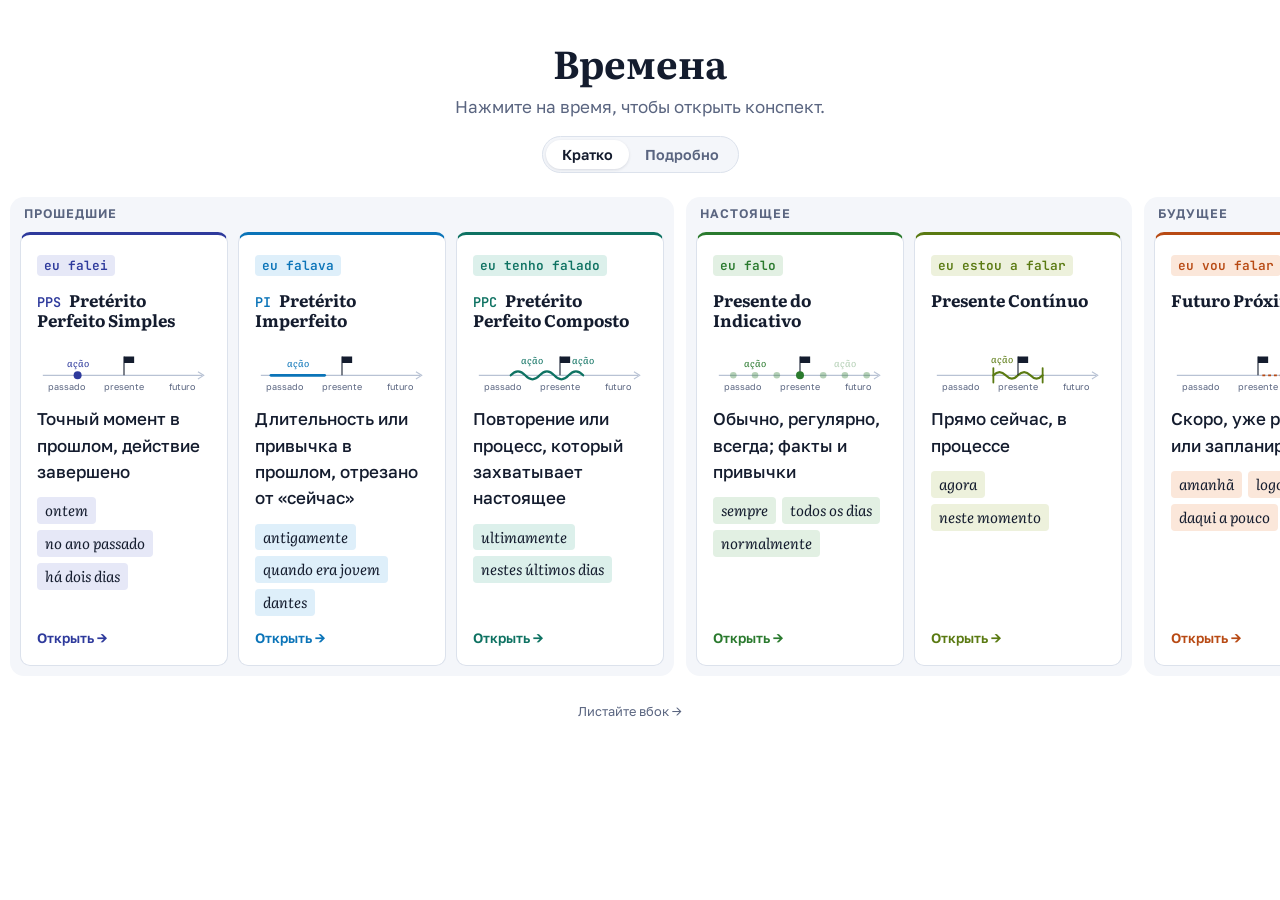
<file: index.html>
<!doctype html>
<html lang="ru">
<head>
<meta charset="utf-8">
<meta name="viewport" content="width=device-width, initial-scale=1, viewport-fit=cover">
<title>Времена глагола</title>
<link rel="preconnect" href="https://fonts.googleapis.com"><link rel="preconnect" href="https://fonts.gstatic.com" crossorigin><link rel="stylesheet" href="https://fonts.googleapis.com/css2?family=Golos+Text:wght@400;500;600;700&family=Literata:ital,opsz,wght@0,7..72,500..700;1,7..72,400..500&family=JetBrains+Mono:wght@500;600&display=swap">
<link rel="stylesheet" href="assets/style.css">
</head>
<body>
<header class="top">
  <h1>Времена</h1>
  <p class="lead">Нажмите на время, чтобы открыть конспект.</p>
  <div class="mode" role="group" aria-label="Подробность">
    <button type="button" class="mode-btn" data-mode="short" aria-pressed="true">Кратко</button>
    <button type="button" class="mode-btn" data-mode="full" aria-pressed="false">Подробно</button>
  </div>
  <p class="pron-note full-only">ele — это и ela, и você; eles — и elas, и vocês</p>
</header>
<main class="rail-wrap">
  <div class="rail" tabindex="0" aria-label="Карточки времён, листаются по горизонтали">
    <section class="group g-passado" aria-label="Прошедшие">
      <h2 class="group-title">Прошедшие</h2>
      <div class="group-cards">
      <a class="tense c-pps" href="pps/" aria-label="Pretérito Perfeito Simples: открыть конспект">
            <span><span class="abbr">eu falei</span></span>
            <h3><span class="abbr-name">PPS</span>Pretérito Perfeito Simples</h3>
            <svg class="timeline" viewBox="0 0 240 72" role="img" aria-label="Одна точка в прошлом, отдельно от настоящего">
              <line class="axis" x1="8" y1="46" x2="228" y2="46"/><path class="axis" d="M222 41 L230 46 L222 51"/>
              <line class="pole" x1="120" y1="20" x2="120" y2="46"/><path class="flag" d="M120 20 h14 v9 h-14z"/>
              <circle class="dot" cx="56" cy="46" r="5.5"/>
              <text class="act" x="56" y="34" text-anchor="middle">ação</text>
              <text class="lbl" x="40" y="66" text-anchor="middle">passado</text>
              <text class="lbl" x="120" y="66" text-anchor="middle">presente</text>
              <text class="lbl" x="200" y="66" text-anchor="middle">futuro</text>
            </svg>
              <div class="formation full-only"><p class="form-title">Окончания</p><table class="conj-mini"><thead><tr><th></th><th scope="col">-ar</th><th scope="col">-er</th><th scope="col">-ir</th></tr></thead><tbody><tr><th scope="row">eu</th><td>-ei</td><td>-i</td><td>-i</td></tr><tr><th scope="row">tu</th><td>-aste</td><td>-este</td><td>-iste</td></tr><tr><th scope="row">ele</th><td>-ou</td><td>-eu</td><td>-iu</td></tr><tr><th scope="row">nós</th><td>-ámos*</td><td>-emos</td><td>-imos</td></tr><tr><th scope="row">eles</th><td>-aram</td><td>-eram</td><td>-iram</td></tr></tbody></table><p class="form-note">* с ударением: <i>falámos</i> — «поговорили», <i>falamos</i> — «говорим»</p></div>
            <p class="meaning">Точный момент в прошлом, действие завершено</p>
            <div class="markers"><span class="marker">ontem</span><span class="marker">no ano passado</span><span class="marker">há dois dias</span></div>
        <span class="tense-go" aria-hidden="true">Открыть →</span>
      </a>
      <a class="tense c-pi" href="pi/" aria-label="Pretérito Imperfeito: открыть конспект">
            <span><span class="abbr">eu falava</span></span>
            <h3><span class="abbr-name">PI</span>Pretérito Imperfeito</h3>
            <svg class="timeline" viewBox="0 0 240 72" role="img" aria-label="Отрезок в прошлом, который не доходит до настоящего">
              <line class="axis" x1="8" y1="46" x2="228" y2="46"/><path class="axis" d="M222 41 L230 46 L222 51"/>
              <line class="pole" x1="120" y1="20" x2="120" y2="46"/><path class="flag" d="M120 20 h14 v9 h-14z"/>
              <line class="mark" x1="22" y1="46" x2="96" y2="46"/>
              <text class="act" x="59" y="34" text-anchor="middle">ação</text>
              <text class="lbl" x="40" y="66" text-anchor="middle">passado</text>
              <text class="lbl" x="120" y="66" text-anchor="middle">presente</text>
              <text class="lbl" x="200" y="66" text-anchor="middle">futuro</text>
            </svg>
              <div class="formation full-only"><p class="form-title">Окончания</p><table class="conj-mini"><thead><tr><th></th><th scope="col">-ar</th><th scope="col">-er / -ir</th></tr></thead><tbody><tr><th scope="row">eu</th><td>-ava</td><td>-ia</td></tr><tr><th scope="row">tu</th><td>-avas</td><td>-ias</td></tr><tr><th scope="row">ele</th><td>-ava</td><td>-ia</td></tr><tr><th scope="row">nós</th><td>-ávamos</td><td>-íamos</td></tr><tr><th scope="row">eles</th><td>-avam</td><td>-iam</td></tr></tbody></table></div>
            <p class="meaning">Длительность или привычка в прошлом, отрезано от «сейчас»</p>
            <div class="markers"><span class="marker">antigamente</span><span class="marker">quando era jovem</span><span class="marker">dantes</span></div>
        <span class="tense-go" aria-hidden="true">Открыть →</span>
      </a>
      <a class="tense c-ppc" href="ppc/" aria-label="Pretérito Perfeito Composto: открыть конспект">
            <span><span class="abbr">eu tenho falado</span></span>
            <h3><span class="abbr-name">PPC</span>Pretérito Perfeito Composto</h3>
            <svg class="timeline" viewBox="0 0 240 72" role="img" aria-label="Волна повторений из прошлого через настоящее">
              <line class="axis" x1="8" y1="46" x2="228" y2="46"/><path class="axis" d="M222 41 L230 46 L222 51"/>
              <line class="pole" x1="120" y1="20" x2="120" y2="46"/><path class="flag" d="M120 20 h14 v9 h-14z"/>
              <path class="mark" style="stroke-width:3" d="M52 46 q10 -11 20 0 t20 0 t20 0 t20 0 t20 0"/>
              <text class="act" x="82" y="30" text-anchor="middle">ação</text>
              <text class="act" x="152" y="30" text-anchor="middle">ação</text>
              <text class="lbl" x="40" y="66" text-anchor="middle">passado</text>
              <text class="lbl" x="120" y="66" text-anchor="middle">presente</text>
              <text class="lbl" x="200" y="66" text-anchor="middle">futuro</text>
            </svg>
              <div class="formation full-only"><p class="form-title">Как образуется</p><p class="formula"><b>ter</b> + причастие</p><table class="conj-mini aux"><tbody><tr><th scope="row">eu</th><td><b>tenho</b> falado</td></tr><tr><th scope="row">tu</th><td><b>tens</b> falado</td></tr><tr><th scope="row">ele</th><td><b>tem</b> falado</td></tr><tr><th scope="row">nós</th><td><b>temos</b> falado</td></tr><tr><th scope="row">eles</th><td><b>têm</b> falado</td></tr></tbody></table><p class="form-note">причастие: -ar → <b>-ado</b> (falado), -er / -ir → <b>-ido</b> (comido, partido)</p></div>
            <p class="meaning">Повторение или процесс, который захватывает настоящее</p>
            <div class="markers"><span class="marker">ultimamente</span><span class="marker">nestes últimos dias</span></div>
        <span class="tense-go" aria-hidden="true">Открыть →</span>
      </a>
      </div>
    </section>
    <section class="group g-presente" aria-label="Настоящее">
      <h2 class="group-title">Настоящее</h2>
      <div class="group-cards">
      <a class="tense c-pres" href="presente/" aria-label="Presente do Indicativo: открыть конспект">
          <span><span class="abbr">eu falo</span></span>
          <h3>Presente do Indicativo</h3>
          <svg class="timeline" viewBox="0 0 240 72" role="img" aria-label="Повторяющиеся точки по всей оси: в прошлом, сейчас и в будущем">
            <line class="axis" x1="8" y1="46" x2="228" y2="46"/><path class="axis" d="M222 41 L230 46 L222 51"/>
            <circle class="dot ghost" cx="28" cy="46" r="4.5"/>
            <circle class="dot ghost" cx="58" cy="46" r="4.5"/>
            <circle class="dot ghost" cx="88" cy="46" r="4.5"/>
            <circle class="dot ghost" cx="152" cy="46" r="4.5"/>
            <circle class="dot ghost" cx="182" cy="46" r="4.5"/>
            <circle class="dot ghost" cx="212" cy="46" r="4.5"/>
            <line class="pole" x1="120" y1="20" x2="120" y2="46"/><path class="flag" d="M120 20 h14 v9 h-14z"/>
            <circle class="dot" cx="120" cy="46" r="5.5"/>
            <text class="act" x="58" y="34" text-anchor="middle">ação</text>
            <text class="act ghost" x="182" y="34" text-anchor="middle">ação</text>
            <text class="lbl" x="40" y="66" text-anchor="middle">passado</text>
            <text class="lbl" x="120" y="66" text-anchor="middle">presente</text>
            <text class="lbl" x="200" y="66" text-anchor="middle">futuro</text>
          </svg>
              <div class="formation full-only"><p class="form-title">Окончания</p><table class="conj-mini"><thead><tr><th></th><th scope="col">-ar</th><th scope="col">-er</th><th scope="col">-ir</th></tr></thead><tbody><tr><th scope="row">eu</th><td>-o</td><td>-o</td><td>-o</td></tr><tr><th scope="row">tu</th><td>-as</td><td>-es</td><td>-es</td></tr><tr><th scope="row">ele</th><td>-a</td><td>-e</td><td>-e</td></tr><tr><th scope="row">nós</th><td>-amos</td><td>-emos</td><td>-imos</td></tr><tr><th scope="row">eles</th><td>-am</td><td>-em</td><td>-em</td></tr></tbody></table></div>
          <p class="meaning">Обычно, регулярно, всегда; факты и привычки</p>
          <div class="markers"><span class="marker">sempre</span><span class="marker">todos os dias</span><span class="marker">normalmente</span><span class="marker full-only">frequentemente</span><span class="marker full-only">muitas vezes</span><span class="marker full-only">raramente</span><span class="marker full-only">nunca</span><span class="marker full-only">atualmente</span><span class="marker full-only">hoje</span><span class="marker full-only">aos domingos</span></div>
        <span class="tense-go" aria-hidden="true">Открыть →</span>
      </a>
      <a class="tense c-cont" href="continuo/" aria-label="Presente Contínuo: открыть конспект">
          <span><span class="abbr">eu estou a falar</span></span>
          <h3>Presente Contínuo</h3>
          <svg class="timeline" viewBox="0 0 240 72" role="img" aria-label="Волнистый отрезок вокруг настоящего момента: действие идёт прямо сейчас">
            <line class="axis" x1="8" y1="46" x2="228" y2="46"/><path class="axis" d="M222 41 L230 46 L222 51"/>
            <path class="mark" style="stroke-width:3" d="M86 46 q8.5 -9 17 0 t17 0 t17 0 t17 0"/>
            <line class="mark tick" x1="86" y1="36" x2="86" y2="56"/>
            <line class="mark tick" x1="154" y1="36" x2="154" y2="56"/>
            <line class="pole" x1="120" y1="20" x2="120" y2="46"/><path class="flag" d="M120 20 h14 v9 h-14z"/>
            <text class="act" x="113" y="29" text-anchor="end">ação</text>
            <text class="lbl" x="40" y="66" text-anchor="middle">passado</text>
            <text class="lbl" x="120" y="66" text-anchor="middle">presente</text>
            <text class="lbl" x="200" y="66" text-anchor="middle">futuro</text>
          </svg>
              <div class="formation full-only"><p class="form-title">Как образуется</p><p class="formula"><b>estar</b> + a + инфинитив</p><table class="conj-mini aux"><tbody><tr><th scope="row">eu</th><td><b>estou</b> a falar</td></tr><tr><th scope="row">tu</th><td><b>estás</b> a falar</td></tr><tr><th scope="row">ele</th><td><b>está</b> a falar</td></tr><tr><th scope="row">nós</th><td><b>estamos</b> a falar</td></tr><tr><th scope="row">eles</th><td><b>estão</b> a falar</td></tr></tbody></table></div>
          <p class="meaning">Прямо сейчас, в процессе</p>
          <div class="markers"><span class="marker">agora</span><span class="marker">neste momento</span><span class="marker full-only">já</span><span class="marker full-only">hoje</span><span class="marker full-only">esta semana</span><span class="marker full-only">este mês</span><span class="marker full-only">atualmente</span></div>
        <span class="tense-go" aria-hidden="true">Открыть →</span>
      </a>
      </div>
    </section>
    <section class="group g-futuro" aria-label="Будущее">
      <h2 class="group-title">Будущее</h2>
      <div class="group-cards">
      <a class="tense c-fut" href="futuro-proximo/" aria-label="Futuro Próximo: открыть конспект">
          <span><span class="abbr">eu vou falar</span></span>
          <h3>Futuro Próximo</h3>
          <svg class="timeline" viewBox="0 0 240 72" role="img" aria-label="Пунктирная стрелка от настоящего к точке в ближайшем будущем">
            <line class="axis" x1="8" y1="46" x2="228" y2="46"/><path class="axis" d="M222 41 L230 46 L222 51"/>
            <line class="pole" x1="120" y1="20" x2="120" y2="46"/><path class="flag" d="M120 20 h14 v9 h-14z"/>
            <line class="mark dash" x1="126" y1="46" x2="160" y2="46"/>
            <path class="mark arrow" d="M155 41 L162 46 L155 51"/>
            <circle class="dot" cx="172" cy="46" r="5.5"/>
            <text class="act" x="172" y="34" text-anchor="middle">ação</text>
            <text class="lbl" x="40" y="66" text-anchor="middle">passado</text>
            <text class="lbl" x="120" y="66" text-anchor="middle">presente</text>
            <text class="lbl" x="200" y="66" text-anchor="middle">futuro</text>
          </svg>
              <div class="formation full-only"><p class="form-title">Как образуется</p><p class="formula"><b>ir</b> + инфинитив</p><table class="conj-mini aux"><tbody><tr><th scope="row">eu</th><td><b>vou</b> falar</td></tr><tr><th scope="row">tu</th><td><b>vais</b> falar</td></tr><tr><th scope="row">ele</th><td><b>vai</b> falar</td></tr><tr><th scope="row">nós</th><td><b>vamos</b> falar</td></tr><tr><th scope="row">eles</th><td><b>vão</b> falar</td></tr></tbody></table></div>
          <p class="meaning">Скоро, уже решено или запланировано</p>
          <div class="markers"><span class="marker">amanhã</span><span class="marker">logo</span><span class="marker">daqui a pouco</span><span class="marker full-only">depois de amanhã</span><span class="marker full-only">na próxima semana</span><span class="marker full-only">no próximo mês</span><span class="marker full-only">no próximo ano</span><span class="marker full-only">mais logo</span><span class="marker full-only">em breve</span></div>
        <span class="tense-go" aria-hidden="true">Открыть →</span>
      </a>
      </div>
    </section>
  </div>
</main>
<p class="hint" id="hint" aria-hidden="true" hidden>Листайте вбок →</p>
<script data-keep>
  // «Кратко / Подробно»: выбор запоминается в браузере читателя
  (function () {
    var KEY = "caderno-tempos-mode";
    function set(mode) {
      document.body.classList.toggle("mode-full", mode === "full");
      document.querySelectorAll(".mode-btn").forEach(function (b) {
        b.setAttribute("aria-pressed", b.getAttribute("data-mode") === mode ? "true" : "false");
      });
      var rail = document.querySelector(".rail"), hint = document.getElementById("hint");
      if (rail && hint) hint.hidden = rail.scrollWidth <= rail.clientWidth + 2;
    }
    var saved = null;
    try { saved = localStorage.getItem(KEY); } catch (e) {}
    set(saved === "full" ? "full" : "short");
    document.addEventListener("click", function (e) {
      var b = e.target.closest(".mode-btn");
      if (!b) return;
      var m = b.getAttribute("data-mode");
      set(m);
      try { localStorage.setItem(KEY, m); } catch (e2) {}
    });
  })();
</script>
<script>
  // подсказка «листайте» видна, только если карточки не помещаются
  (function () {
    var rail = document.querySelector(".rail"), hint = document.getElementById("hint");
    function check() { hint.hidden = rail.scrollWidth <= rail.clientWidth + 2; }
    window.addEventListener("resize", check); check();
  })();
</script>

</body>
</html>
</file>
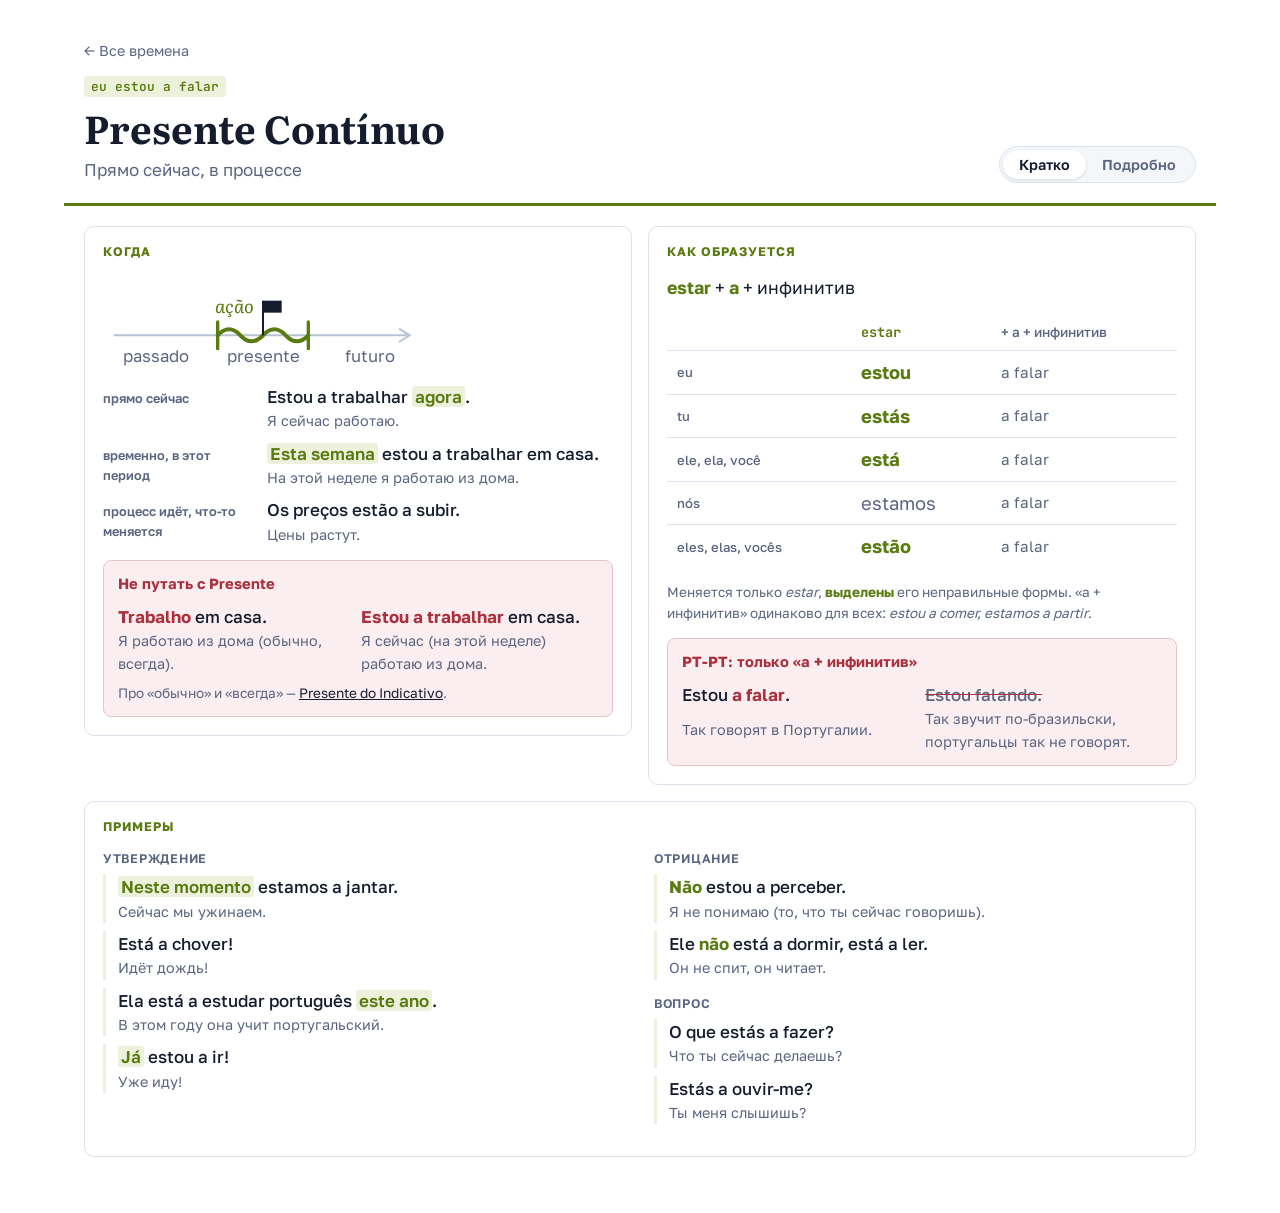
<file: continuo/index.html>
<!doctype html>
<html lang="ru">
<head>
<meta charset="utf-8">
<meta name="viewport" content="width=device-width, initial-scale=1, viewport-fit=cover">
<title>Presente Contínuo · Времена</title>
<link rel="preconnect" href="https://fonts.googleapis.com"><link rel="preconnect" href="https://fonts.gstatic.com" crossorigin><link rel="stylesheet" href="https://fonts.googleapis.com/css2?family=Golos+Text:wght@400;500;600;700&family=Literata:ital,opsz,wght@0,7..72,500..700;1,7..72,400..500&family=JetBrains+Mono:wght@500;600&display=swap">
<link rel="stylesheet" href="../assets/style.css">
</head>
<body>
<header class="top tense-page c-cont">
  <a class="back" href="../">← Все времена</a>
  <div class="tp-row">
    <div>
      <p class="form"><span class="abbr">eu estou a falar</span></p>
      <h1>Presente Contínuo</h1>
      <p class="tp-lead">Прямо сейчас, в процессе</p>
    </div>
    <div class="mode" role="group" aria-label="Подробность">
    <button type="button" class="mode-btn" data-mode="short" aria-pressed="true">Кратко</button>
    <button type="button" class="mode-btn" data-mode="full" aria-pressed="false">Подробно</button>
  </div>
  </div>
</header>
<div class="c-cont">
<main class="sheet">

  <section class="box">
    <h2 class="box-title">Когда</h2>
    <div class="sheet-timeline"><svg class="timeline" viewBox="0 0 240 72" role="img" aria-label="Волнистый отрезок вокруг настоящего момента: действие идёт прямо сейчас">
      <line class="axis" x1="8" y1="46" x2="228" y2="46"/><path class="axis" d="M222 41 L230 46 L222 51"/>
      <path class="mark" style="stroke-width:3" d="M86 46 q8.5 -9 17 0 t17 0 t17 0 t17 0"/>
      <line class="mark tick" x1="86" y1="36" x2="86" y2="56"/>
      <line class="mark tick" x1="154" y1="36" x2="154" y2="56"/>
      <line class="pole" x1="120" y1="20" x2="120" y2="46"/><path class="flag" d="M120 20 h14 v9 h-14z"/>
      <text class="act" x="113" y="29" text-anchor="end">ação</text>
      <text class="lbl" x="40" y="66" text-anchor="middle">passado</text>
      <text class="lbl" x="120" y="66" text-anchor="middle">presente</text>
      <text class="lbl" x="200" y="66" text-anchor="middle">futuro</text>
    </svg></div>
    <ul class="uses">
      <li><span class="use-k">прямо сейчас</span><span class="pt">Estou a trabalhar <b class="mk">agora</b>.</span><span class="ru">Я сейчас работаю.</span></li>
      <li><span class="use-k">временно, в этот период</span><span class="pt"><b class="mk">Esta semana</b> estou a trabalhar em casa.</span><span class="ru">На этой неделе я работаю из дома.</span></li>
      <li><span class="use-k">процесс идёт, что-то меняется</span><span class="pt">Os preços estão a subir.</span><span class="ru">Цены растут.</span></li>
    </ul>
    <div class="trap">
      <p class="trap-k">Не путать с Presente</p>
      <div class="trap-pair">
        <p><span class="pt"><b>Trabalho</b> em casa.</span><span class="ru">Я работаю из дома (обычно, всегда).</span></p>
        <p><span class="pt"><b>Estou a trabalhar</b> em casa.</span><span class="ru">Я сейчас (на этой неделе) работаю из дома.</span></p>
      </div>
      <p class="trap-link">Про «обычно» и «всегда» — <a href="../presente/">Presente do Indicativo</a>.</p>
    </div>
  </section>

  <section class="box">
    <h2 class="box-title">Как образуется</h2>
    <p class="formula-big"><b>estar</b> + <b>a</b> + инфинитив</p>
    <table class="conj-big irr estar">
      <thead><tr><th></th><th>estar</th><th class="rest-h">+ a + инфинитив</th></tr></thead>
      <tbody>
        <tr><th>eu</th><td><b>estou</b></td><td class="rest">a falar</td></tr>
        <tr><th>tu</th><td><b>estás</b></td><td class="rest">a falar</td></tr>
        <tr><th>ele, ela, você</th><td><b>está</b></td><td class="rest">a falar</td></tr>
        <tr><th>nós</th><td>estamos</td><td class="rest">a falar</td></tr>
        <tr><th>eles, elas, vocês</th><td><b>estão</b></td><td class="rest">a falar</td></tr>
      </tbody>
    </table>
    <p class="aside">Меняется только <i>estar</i>, <b class="irr-key">выделены</b> его неправильные формы. «a + инфинитив» одинаково для всех: <i>estou a comer, estamos a partir</i>.</p>
    <div class="trap">
      <p class="trap-k">PT-PT: только «a + инфинитив»</p>
      <div class="trap-pair">
        <p><span class="pt">Estou <b>a falar</b>.</span><span class="ru">Так говорят в Португалии.</span></p>
        <p><span class="pt strike">Estou falando.</span><span class="ru">Так звучит по-бразильски, португальцы так не говорят.</span></p>
      </div>
    </div>
  </section>

  <section class="box box-wide">
    <h2 class="box-title">Примеры</h2>
    <div class="ex-cols">
      <div>
        <p class="ex-k">Утверждение</p>
        <ul class="ex-list">
          <li><span class="pt"><b class="mk">Neste momento</b> estamos a jantar.</span><span class="ru">Сейчас мы ужинаем.</span></li>
          <li><span class="pt">Está a chover!</span><span class="ru">Идёт дождь!</span></li>
          <li><span class="pt">Ela está a estudar português <b class="mk">este ano</b>.</span><span class="ru">В этом году она учит португальский.</span></li>
          <li><span class="pt"><b class="mk">Já</b> estou a ir!</span><span class="ru">Уже иду!</span></li>
        </ul>
      </div>
      <div>
        <p class="ex-k">Отрицание</p>
        <ul class="ex-list">
          <li><span class="pt"><b>Não</b> estou a perceber.</span><span class="ru">Я не понимаю (то, что ты сейчас говоришь).</span></li>
          <li><span class="pt">Ele <b>não</b> está a dormir, está a ler.</span><span class="ru">Он не спит, он читает.</span></li>
        </ul>
        <p class="ex-k">Вопрос</p>
        <ul class="ex-list">
          <li><span class="pt">O que estás a fazer?</span><span class="ru">Что ты сейчас делаешь?</span></li>
          <li><span class="pt">Estás a ouvir-me?</span><span class="ru">Ты меня слышишь?</span></li>
        </ul>
      </div>
    </div>
  </section>

  <section class="box full-only">
    <h2 class="box-title">Отрицание и вопрос</h2>
    <ul class="schema">
      <li><span class="pt">Estou a trabalhar.</span><span class="arrow">→</span><span class="pt"><b>Não</b> estou a trabalhar.</span></li>
      <li class="schema-note"><b>não</b> ставится перед <i>estar</i>, а не перед инфинитивом</li>
      <li><span class="pt">Estás a trabalhar?</span><span class="arrow">→</span><span class="pt">Sim, <b>estou</b>. / Não, não <b>estou</b>.</span></li>
      <li class="schema-note">порядок слов тот же, вопрос интонацией; в ответе повторяют <i>estar</i></li>
    </ul>
  </section>

  <section class="box full-only">
    <h2 class="box-title">Обычно не в Contínuo</h2>
    <p class="aside">Глаголы-состояния: знать, хотеть, быть. С ними остаётся обычный Presente, даже если речь о «сейчас».</p>
    <ul class="schema">
      <li><span class="pt"><b>Sei</b> a resposta.</span><span class="ru">Я знаю ответ.</span></li>
      <li><span class="pt"><b>Conheço</b> o Pedro.</span><span class="ru">Я знаком с Педру.</span></li>
      <li><span class="pt"><b>Quero</b> um café.</span><span class="ru">Я хочу кофе.</span></li>
    </ul>
    <p class="aside">Не «estou a saber», «estou a conhecer», «estou a querer».</p>
  </section>

  <section class="box box-wide full-only">
    <h2 class="box-title">PT-PT</h2>
    <ul class="ptpt">
      <li><b>Местоимение — после инфинитива, через дефис:</b> <i>Estás a ouvir-me?</i> <i>Estou a ligar-te.</i> (Ты меня слышишь? Я тебе звоню.)</li>
      <li><b>«Уже иду», «уже подхожу»</b> — тоже Contínuo: <i>Já estou a ir!</i> <i>Já estou a chegar!</i> (Уже подхожу!)</li>
      <li><b>Não estou a perceber</b> — самое частое «не понимаю» в разговоре. <i>Não percebo</i> тоже правильно, но звучит общее: «не понимаю (вообще)».</li>
    </ul>
  </section>

</main>

</div>
<script data-keep>
  // «Кратко / Подробно»: выбор запоминается в браузере читателя
  (function () {
    var KEY = "caderno-tempos-mode";
    function set(mode) {
      document.body.classList.toggle("mode-full", mode === "full");
      document.querySelectorAll(".mode-btn").forEach(function (b) {
        b.setAttribute("aria-pressed", b.getAttribute("data-mode") === mode ? "true" : "false");
      });
      var rail = document.querySelector(".rail"), hint = document.getElementById("hint");
      if (rail && hint) hint.hidden = rail.scrollWidth <= rail.clientWidth + 2;
    }
    var saved = null;
    try { saved = localStorage.getItem(KEY); } catch (e) {}
    set(saved === "full" ? "full" : "short");
    document.addEventListener("click", function (e) {
      var b = e.target.closest(".mode-btn");
      if (!b) return;
      var m = b.getAttribute("data-mode");
      set(m);
      try { localStorage.setItem(KEY, m); } catch (e2) {}
    });
  })();
</script>

</body>
</html>
</file>
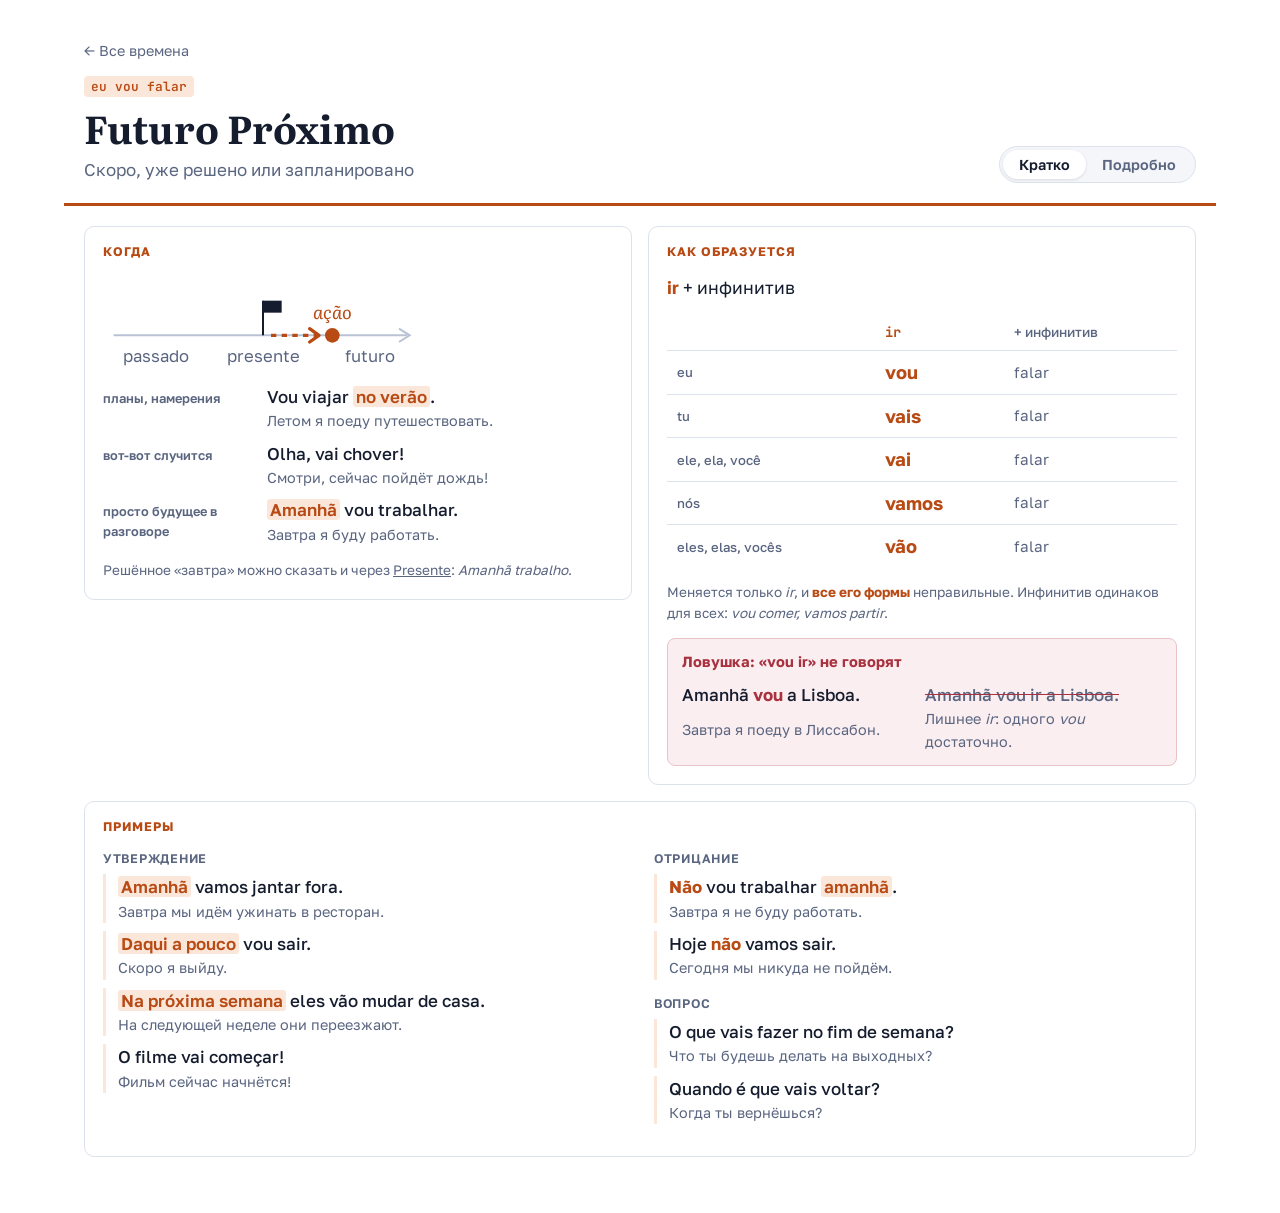
<file: futuro-proximo/index.html>
<!doctype html>
<html lang="ru">
<head>
<meta charset="utf-8">
<meta name="viewport" content="width=device-width, initial-scale=1, viewport-fit=cover">
<title>Futuro Próximo · Времена</title>
<link rel="preconnect" href="https://fonts.googleapis.com"><link rel="preconnect" href="https://fonts.gstatic.com" crossorigin><link rel="stylesheet" href="https://fonts.googleapis.com/css2?family=Golos+Text:wght@400;500;600;700&family=Literata:ital,opsz,wght@0,7..72,500..700;1,7..72,400..500&family=JetBrains+Mono:wght@500;600&display=swap">
<link rel="stylesheet" href="../assets/style.css">
</head>
<body>
<header class="top tense-page c-fut">
  <a class="back" href="../">← Все времена</a>
  <div class="tp-row">
    <div>
      <p class="form"><span class="abbr">eu vou falar</span></p>
      <h1>Futuro Próximo</h1>
      <p class="tp-lead">Скоро, уже решено или запланировано</p>
    </div>
    <div class="mode" role="group" aria-label="Подробность">
    <button type="button" class="mode-btn" data-mode="short" aria-pressed="true">Кратко</button>
    <button type="button" class="mode-btn" data-mode="full" aria-pressed="false">Подробно</button>
  </div>
  </div>
</header>
<div class="c-fut">
<main class="sheet">

  <section class="box">
    <h2 class="box-title">Когда</h2>
    <div class="sheet-timeline"><svg class="timeline" viewBox="0 0 240 72" role="img" aria-label="Пунктирная стрелка от настоящего к точке в ближайшем будущем">
      <line class="axis" x1="8" y1="46" x2="228" y2="46"/><path class="axis" d="M222 41 L230 46 L222 51"/>
      <line class="pole" x1="120" y1="20" x2="120" y2="46"/><path class="flag" d="M120 20 h14 v9 h-14z"/>
      <line class="mark dash" x1="126" y1="46" x2="160" y2="46"/>
      <path class="mark arrow" d="M155 41 L162 46 L155 51"/>
      <circle class="dot" cx="172" cy="46" r="5.5"/>
      <text class="act" x="172" y="34" text-anchor="middle">ação</text>
      <text class="lbl" x="40" y="66" text-anchor="middle">passado</text>
      <text class="lbl" x="120" y="66" text-anchor="middle">presente</text>
      <text class="lbl" x="200" y="66" text-anchor="middle">futuro</text>
    </svg></div>
    <ul class="uses">
      <li><span class="use-k">планы, намерения</span><span class="pt">Vou viajar <b class="mk">no verão</b>.</span><span class="ru">Летом я поеду путешествовать.</span></li>
      <li><span class="use-k">вот-вот случится</span><span class="pt">Olha, vai chover!</span><span class="ru">Смотри, сейчас пойдёт дождь!</span></li>
      <li><span class="use-k">просто будущее в разговоре</span><span class="pt"><b class="mk">Amanhã</b> vou trabalhar.</span><span class="ru">Завтра я буду работать.</span></li>
    </ul>
    <p class="aside">Решённое «завтра» можно сказать и через <a href="../presente/">Presente</a>: <i>Amanhã trabalho</i>.</p>
  </section>

  <section class="box">
    <h2 class="box-title">Как образуется</h2>
    <p class="formula-big"><b>ir</b> + инфинитив</p>
    <table class="conj-big irr estar">
      <thead><tr><th></th><th>ir</th><th class="rest-h">+ инфинитив</th></tr></thead>
      <tbody>
        <tr><th>eu</th><td><b>vou</b></td><td class="rest">falar</td></tr>
        <tr><th>tu</th><td><b>vais</b></td><td class="rest">falar</td></tr>
        <tr><th>ele, ela, você</th><td><b>vai</b></td><td class="rest">falar</td></tr>
        <tr><th>nós</th><td><b>vamos</b></td><td class="rest">falar</td></tr>
        <tr><th>eles, elas, vocês</th><td><b>vão</b></td><td class="rest">falar</td></tr>
      </tbody>
    </table>
    <p class="aside">Меняется только <i>ir</i>, и <b class="irr-key">все его формы</b> неправильные. Инфинитив одинаков для всех: <i>vou comer, vamos partir</i>.</p>
    <div class="trap">
      <p class="trap-k">Ловушка: «vou ir» не говорят</p>
      <div class="trap-pair">
        <p><span class="pt">Amanhã <b>vou</b> a Lisboa.</span><span class="ru">Завтра я поеду в Лиссабон.</span></p>
        <p><span class="pt strike">Amanhã vou ir a Lisboa.</span><span class="ru">Лишнее <i>ir</i>: одного <i>vou</i> достаточно.</span></p>
      </div>
    </div>
  </section>

  <section class="box box-wide">
    <h2 class="box-title">Примеры</h2>
    <div class="ex-cols">
      <div>
        <p class="ex-k">Утверждение</p>
        <ul class="ex-list">
          <li><span class="pt"><b class="mk">Amanhã</b> vamos jantar fora.</span><span class="ru">Завтра мы идём ужинать в ресторан.</span></li>
          <li><span class="pt"><b class="mk">Daqui a pouco</b> vou sair.</span><span class="ru">Скоро я выйду.</span></li>
          <li><span class="pt"><b class="mk">Na próxima semana</b> eles vão mudar de casa.</span><span class="ru">На следующей неделе они переезжают.</span></li>
          <li><span class="pt">O filme vai começar!</span><span class="ru">Фильм сейчас начнётся!</span></li>
        </ul>
      </div>
      <div>
        <p class="ex-k">Отрицание</p>
        <ul class="ex-list">
          <li><span class="pt"><b>Não</b> vou trabalhar <b class="mk">amanhã</b>.</span><span class="ru">Завтра я не буду работать.</span></li>
          <li><span class="pt">Hoje <b>não</b> vamos sair.</span><span class="ru">Сегодня мы никуда не пойдём.</span></li>
        </ul>
        <p class="ex-k">Вопрос</p>
        <ul class="ex-list">
          <li><span class="pt">O que vais fazer no fim de semana?</span><span class="ru">Что ты будешь делать на выходных?</span></li>
          <li><span class="pt">Quando é que vais voltar?</span><span class="ru">Когда ты вернёшься?</span></li>
        </ul>
      </div>
    </div>
  </section>

  <section class="box full-only">
    <h2 class="box-title">Отрицание и вопрос</h2>
    <ul class="schema">
      <li><span class="pt">Vou trabalhar.</span><span class="arrow">→</span><span class="pt"><b>Não</b> vou trabalhar.</span></li>
      <li class="schema-note"><b>não</b> ставится перед <i>ir</i>, а не перед инфинитивом</li>
      <li><span class="pt">Vais trabalhar amanhã?</span><span class="arrow">→</span><span class="pt">Sim, <b>vou</b>. / Não, não <b>vou</b>.</span></li>
      <li class="schema-note">порядок слов тот же, вопрос интонацией; в ответе повторяют <i>ir</i></li>
    </ul>
  </section>

  <section class="box full-only">
    <h2 class="box-title">Для узнавания: Futuro Simples</h2>
    <p class="aside">Есть и «настоящее» будущее время. В разговоре им почти не пользуются, звучит книжно, но оно встречается в новостях, книгах и официальных текстах.</p>
    <p class="formula-big">инфинитив + <b>-ei, -ás, -á, -emos, -ão</b></p>
    <p class="chips"><span>falar<b>ei</b></span><span>falar<b>ás</b></span><span>falar<b>á</b></span><span>falar<b>emos</b></span><span>falar<b>ão</b></span></p>
    <p class="aside"><i>Amanhã choverá</i> (прогноз погоды) = <i>Amanhã vai chover</i> (в разговоре).</p>
  </section>

  <section class="box box-wide full-only">
    <h2 class="box-title">PT-PT</h2>
    <ul class="ptpt">
      <li><b>Местоимение — после инфинитива, через дефис:</b> <i>Vou ligar-te.</i> <i>Vamos ajudar-vos.</i> (Я тебе позвоню. Мы вам поможем.)</li>
      <li><b>Logo</b> в Португалии значит «позже», а не «сразу». <i>Mais logo</i> — «позже сегодня», отсюда прощание <i>Até logo!</i></li>
      <li><b>Vou estar — можно:</b> <i>Vou estar em casa às oito.</i> (Я буду дома в восемь.) Нельзя только <i>vou ir</i>.</li>
    </ul>
  </section>

</main>

</div>
<script data-keep>
  // «Кратко / Подробно»: выбор запоминается в браузере читателя
  (function () {
    var KEY = "caderno-tempos-mode";
    function set(mode) {
      document.body.classList.toggle("mode-full", mode === "full");
      document.querySelectorAll(".mode-btn").forEach(function (b) {
        b.setAttribute("aria-pressed", b.getAttribute("data-mode") === mode ? "true" : "false");
      });
      var rail = document.querySelector(".rail"), hint = document.getElementById("hint");
      if (rail && hint) hint.hidden = rail.scrollWidth <= rail.clientWidth + 2;
    }
    var saved = null;
    try { saved = localStorage.getItem(KEY); } catch (e) {}
    set(saved === "full" ? "full" : "short");
    document.addEventListener("click", function (e) {
      var b = e.target.closest(".mode-btn");
      if (!b) return;
      var m = b.getAttribute("data-mode");
      set(m);
      try { localStorage.setItem(KEY, m); } catch (e2) {}
    });
  })();
</script>

</body>
</html>
</file>
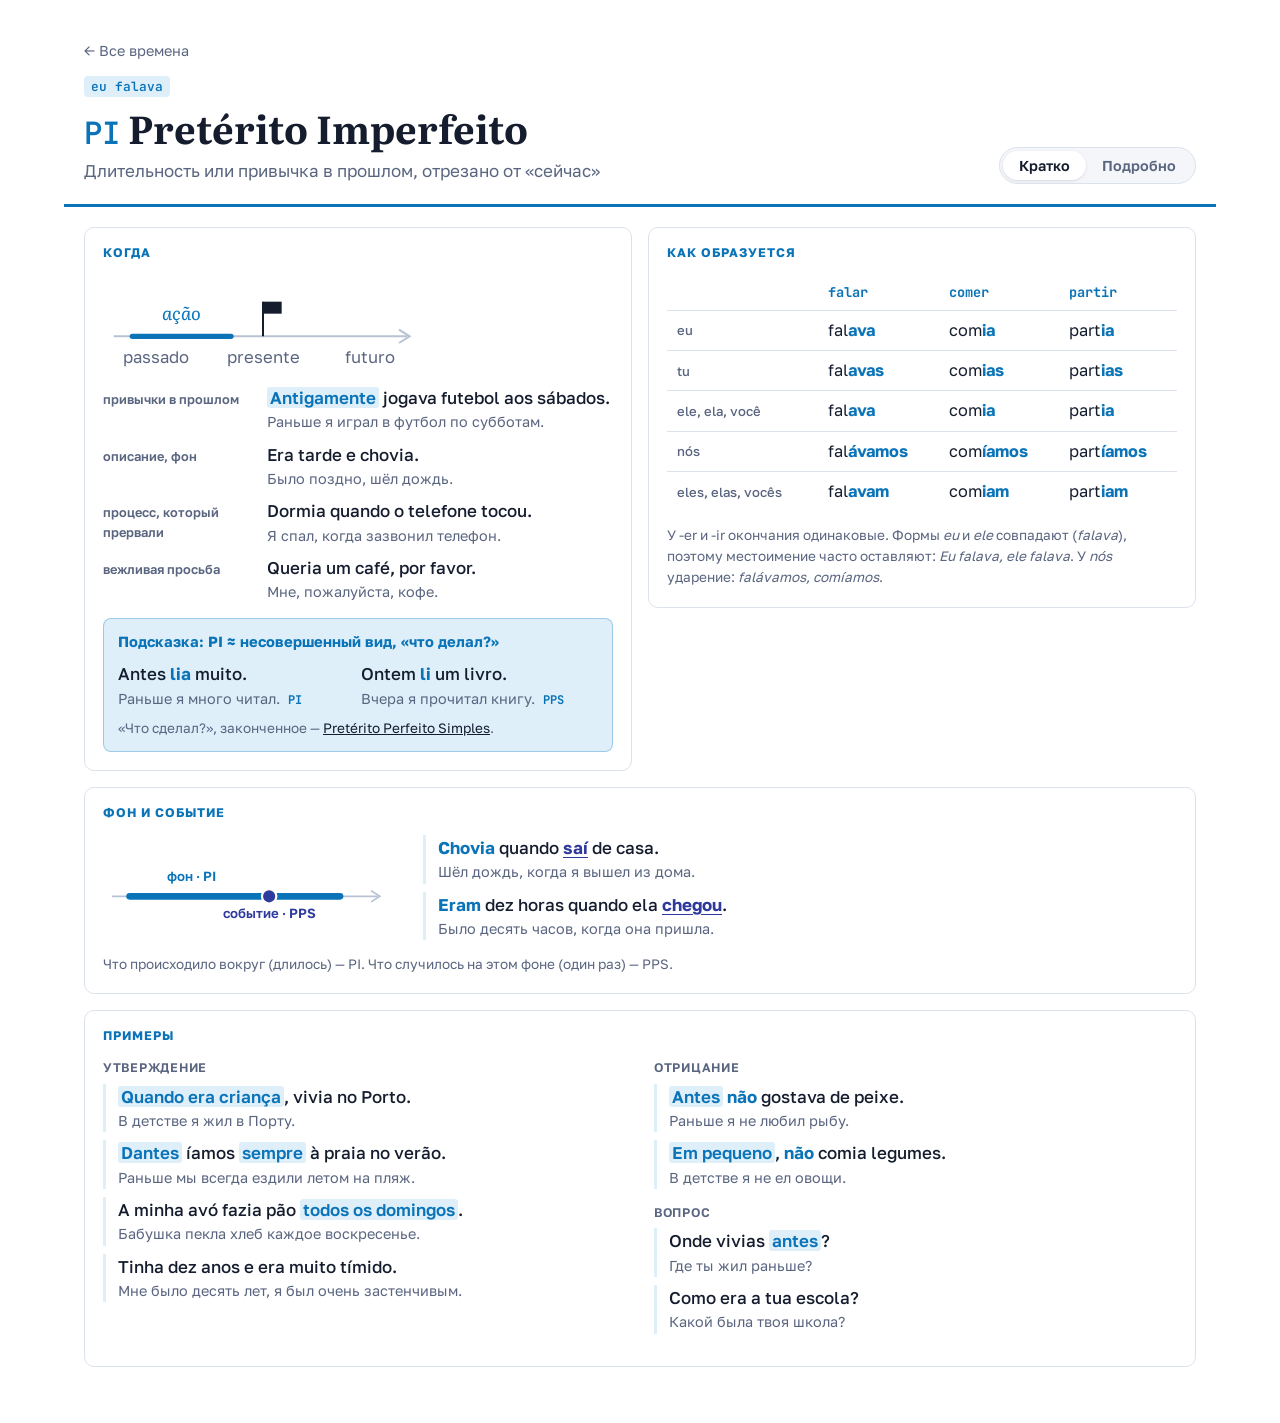
<file: pi/index.html>
<!doctype html>
<html lang="ru">
<head>
<meta charset="utf-8">
<meta name="viewport" content="width=device-width, initial-scale=1, viewport-fit=cover">
<title>Pretérito Imperfeito · Времена</title>
<link rel="preconnect" href="https://fonts.googleapis.com"><link rel="preconnect" href="https://fonts.gstatic.com" crossorigin><link rel="stylesheet" href="https://fonts.googleapis.com/css2?family=Golos+Text:wght@400;500;600;700&family=Literata:ital,opsz,wght@0,7..72,500..700;1,7..72,400..500&family=JetBrains+Mono:wght@500;600&display=swap">
<link rel="stylesheet" href="../assets/style.css">
</head>
<body>
<header class="top tense-page c-pi">
  <a class="back" href="../">← Все времена</a>
  <div class="tp-row">
    <div>
      <p class="form"><span class="abbr">eu falava</span></p>
      <h1><span class="abbr-name">PI</span>Pretérito Imperfeito</h1>
      <p class="tp-lead">Длительность или привычка в прошлом, отрезано от «сейчас»</p>
    </div>
    <div class="mode" role="group" aria-label="Подробность">
    <button type="button" class="mode-btn" data-mode="short" aria-pressed="true">Кратко</button>
    <button type="button" class="mode-btn" data-mode="full" aria-pressed="false">Подробно</button>
  </div>
  </div>
</header>
<div class="c-pi">
<main class="sheet">

  <section class="box">
    <h2 class="box-title">Когда</h2>
    <div class="sheet-timeline"><svg class="timeline" viewBox="0 0 240 72" role="img" aria-label="Отрезок в прошлом, который не доходит до настоящего">
        <line class="axis" x1="8" y1="46" x2="228" y2="46"/><path class="axis" d="M222 41 L230 46 L222 51"/>
        <line class="pole" x1="120" y1="20" x2="120" y2="46"/><path class="flag" d="M120 20 h14 v9 h-14z"/>
        <line class="mark" x1="22" y1="46" x2="96" y2="46"/>
        <text class="act" x="59" y="34" text-anchor="middle">ação</text>
        <text class="lbl" x="40" y="66" text-anchor="middle">passado</text>
        <text class="lbl" x="120" y="66" text-anchor="middle">presente</text>
        <text class="lbl" x="200" y="66" text-anchor="middle">futuro</text>
      </svg></div>
    <ul class="uses">
      <li><span class="use-k">привычки в прошлом</span><span class="pt"><b class="mk">Antigamente</b> jogava futebol aos sábados.</span><span class="ru">Раньше я играл в футбол по субботам.</span></li>
      <li><span class="use-k">описание, фон</span><span class="pt">Era tarde e chovia.</span><span class="ru">Было поздно, шёл дождь.</span></li>
      <li><span class="use-k">процесс, который прервали</span><span class="pt">Dormia quando o telefone tocou.</span><span class="ru">Я спал, когда зазвонил телефон.</span></li>
      <li><span class="use-k">вежливая просьба</span><span class="pt">Queria um café, por favor.</span><span class="ru">Мне, пожалуйста, кофе.</span></li>
    </ul>
    <div class="tip">
      <p class="tip-k">Подсказка: PI ≈ несовершенный вид, «что делал?»</p>
      <div class="trap-pair">
        <p><span class="pt">Antes <b>lia</b> muito.</span><span class="ru">Раньше я много читал. <b>PI</b></span></p>
        <p><span class="pt">Ontem <b>li</b> um livro.</span><span class="ru">Вчера я прочитал книгу. <b>PPS</b></span></p>
      </div>
      <p class="trap-link">«Что сделал?», законченное — <a href="../pps/">Pretérito Perfeito Simples</a>.</p>
    </div>
  </section>

  <section class="box">
    <h2 class="box-title">Как образуется</h2>
    <table class="conj-big">
      <thead><tr><th></th><th>falar</th><th>comer</th><th>partir</th></tr></thead>
      <tbody>
        <tr><th>eu</th><td>fal<b>ava</b></td><td>com<b>ia</b></td><td>part<b>ia</b></td></tr>
        <tr><th>tu</th><td>fal<b>avas</b></td><td>com<b>ias</b></td><td>part<b>ias</b></td></tr>
        <tr><th>ele, ela, você</th><td>fal<b>ava</b></td><td>com<b>ia</b></td><td>part<b>ia</b></td></tr>
        <tr><th>nós</th><td>fal<b>ávamos</b></td><td>com<b>íamos</b></td><td>part<b>íamos</b></td></tr>
        <tr><th>eles, elas, vocês</th><td>fal<b>avam</b></td><td>com<b>iam</b></td><td>part<b>iam</b></td></tr>
      </tbody>
    </table>
    <p class="aside">У -er и -ir окончания одинаковые. Формы <i>eu</i> и <i>ele</i> совпадают (<i>falava</i>), поэтому местоимение часто оставляют: <i>Eu falava, ele falava</i>. У <i>nós</i> ударение: <i>falávamos, comíamos</i>.</p>
  </section>

  <section class="box box-wide">
    <h2 class="box-title">Фон и событие</h2>
    <div class="bg-ev">
      <svg class="timeline bg-ev-svg" viewBox="0 0 260 64" role="img" aria-label="Длинный отрезок — фон в PI, точка на нём — событие в PPS">
        <line class="axis" x1="8" y1="40" x2="248" y2="40"/><path class="axis" d="M242 35 L250 40 L242 45"/>
        <line class="seg-pi" x1="24" y1="40" x2="214" y2="40"/>
        <text class="lbl-pi" x="80" y="26" text-anchor="middle">фон · PI</text>
        <circle class="dot-pps" cx="150" cy="40" r="6.5"/>
        <text class="lbl-pps" x="150" y="60" text-anchor="middle">событие · PPS</text>
      </svg>
      <ul class="ex-list bg-ev-list">
        <li><span class="pt"><b class="pi">Chovia</b> quando <b class="pps">saí</b> de casa.</span><span class="ru">Шёл дождь, когда я вышел из дома.</span></li>
        <li><span class="pt"><b class="pi">Eram</b> dez horas quando ela <b class="pps">chegou</b>.</span><span class="ru">Было десять часов, когда она пришла.</span></li>
      </ul>
    </div>
    <p class="aside">Что происходило вокруг (длилось) — PI. Что случилось на этом фоне (один раз) — PPS.</p>
  </section>

  <section class="box box-wide">
    <h2 class="box-title">Примеры</h2>
    <div class="ex-cols">
      <div>
        <p class="ex-k">Утверждение</p>
        <ul class="ex-list">
          <li><span class="pt"><b class="mk">Quando era criança</b>, vivia no Porto.</span><span class="ru">В детстве я жил в Порту.</span></li>
          <li><span class="pt"><b class="mk">Dantes</b> íamos <b class="mk">sempre</b> à praia no verão.</span><span class="ru">Раньше мы всегда ездили летом на пляж.</span></li>
          <li><span class="pt">A minha avó fazia pão <b class="mk">todos os domingos</b>.</span><span class="ru">Бабушка пекла хлеб каждое воскресенье.</span></li>
          <li><span class="pt">Tinha dez anos e era muito tímido.</span><span class="ru">Мне было десять лет, я был очень застенчивым.</span></li>
        </ul>
      </div>
      <div>
        <p class="ex-k">Отрицание</p>
        <ul class="ex-list">
          <li><span class="pt"><b class="mk">Antes</b> <b>não</b> gostava de peixe.</span><span class="ru">Раньше я не любил рыбу.</span></li>
          <li><span class="pt"><b class="mk">Em pequeno</b>, <b>não</b> comia legumes.</span><span class="ru">В детстве я не ел овощи.</span></li>
        </ul>
        <p class="ex-k">Вопрос</p>
        <ul class="ex-list">
          <li><span class="pt">Onde vivias <b class="mk">antes</b>?</span><span class="ru">Где ты жил раньше?</span></li>
          <li><span class="pt">Como era a tua escola?</span><span class="ru">Какой была твоя школа?</span></li>
        </ul>
      </div>
    </div>
  </section>

  <section class="box full-only">
    <h2 class="box-title">Неправильные глаголы</h2>
    <p class="aside">Их всего четыре, и <b class="irr-key">все формы</b> у них свои.</p>
    <div class="scroll-x">
      <table class="conj-big irr">
        <thead><tr><th></th><th>ser</th><th>ter</th><th>vir</th><th>pôr</th></tr></thead>
        <tbody>
          <tr><th>eu</th><td><b>era</b></td><td><b>tinha</b></td><td><b>vinha</b></td><td><b>punha</b></td></tr>
          <tr><th>tu</th><td><b>eras</b></td><td><b>tinhas</b></td><td><b>vinhas</b></td><td><b>punhas</b></td></tr>
          <tr><th>ele</th><td><b>era</b></td><td><b>tinha</b></td><td><b>vinha</b></td><td><b>punha</b></td></tr>
          <tr><th>nós</th><td><b>éramos</b></td><td><b>tínhamos</b></td><td><b>vínhamos</b></td><td><b>púnhamos</b></td></tr>
          <tr><th>eles</th><td><b>eram</b></td><td><b>tinham</b></td><td><b>vinham</b></td><td><b>punham</b></td></tr>
        </tbody>
      </table>
    </div>
    <div class="irr-more">
      <p class="ex-k">А ir — правильный</p>
      <p class="aside">Окончания как у -ir, просто без основы: <i>ia, ias, ia, íamos, iam</i>. <i>Ia ao cinema todas as semanas.</i> (Я ходил в кино каждую неделю.)</p>
    </div>
  </section>

  <section class="box full-only">
    <h2 class="box-title">Вежливость</h2>
    <p class="aside">PI делает просьбу мягче. Так говорят в кафе, магазине, по телефону.</p>
    <ul class="schema">
      <li><span class="pt"><b>Queria</b> um café, por favor.</span><span class="ru">Мне, пожалуйста, кофе.</span></li>
      <li><span class="pt"><b>Podia</b> ajudar-me?</span><span class="ru">Не могли бы вы мне помочь?</span></li>
      <li><span class="pt"><b>Gostava de</b> reservar uma mesa.</span><span class="ru">Я бы хотел забронировать столик.</span></li>
    </ul>
  </section>

  <section class="box full-only">
    <h2 class="box-title">Отрицание и вопрос</h2>
    <ul class="schema">
      <li><span class="pt">Gostava.</span><span class="arrow">→</span><span class="pt"><b>Não</b> gostava.</span></li>
      <li class="schema-note"><b>não</b> прямо перед глаголом</li>
      <li><span class="pt">Onde vivias?</span><span class="arrow">→</span><span class="pt"><b>Vivia</b> em Braga.</span></li>
      <li class="schema-note">порядок слов тот же, вопрос интонацией</li>
    </ul>
  </section>

  <section class="box box-wide full-only">
    <h2 class="box-title">PT-PT</h2>
    <ul class="ptpt">
      <li><b>PI вместо «бы»:</b> в разговоре PI часто заменяет условное наклонение. <i>Se tivesse tempo, <b>ia</b> contigo.</i> (Если бы у меня было время, я бы пошёл с тобой.)</li>
      <li><b>Маркеры:</b> <i>antigamente, dantes</i> (раньше), <i>em pequeno / em pequena</i> (в детстве), <i>quando era criança</i>, <i>naquela altura</i> (в то время).</li>
      <li><b>Era uma vez…</b> — «Жили-были…»: так начинаются сказки, это тоже фон.</li>
    </ul>
  </section>

</main>

</div>
<script data-keep>
  // «Кратко / Подробно»: выбор запоминается в браузере читателя
  (function () {
    var KEY = "caderno-tempos-mode";
    function set(mode) {
      document.body.classList.toggle("mode-full", mode === "full");
      document.querySelectorAll(".mode-btn").forEach(function (b) {
        b.setAttribute("aria-pressed", b.getAttribute("data-mode") === mode ? "true" : "false");
      });
      var rail = document.querySelector(".rail"), hint = document.getElementById("hint");
      if (rail && hint) hint.hidden = rail.scrollWidth <= rail.clientWidth + 2;
    }
    var saved = null;
    try { saved = localStorage.getItem(KEY); } catch (e) {}
    set(saved === "full" ? "full" : "short");
    document.addEventListener("click", function (e) {
      var b = e.target.closest(".mode-btn");
      if (!b) return;
      var m = b.getAttribute("data-mode");
      set(m);
      try { localStorage.setItem(KEY, m); } catch (e2) {}
    });
  })();
</script>

</body>
</html>
</file>
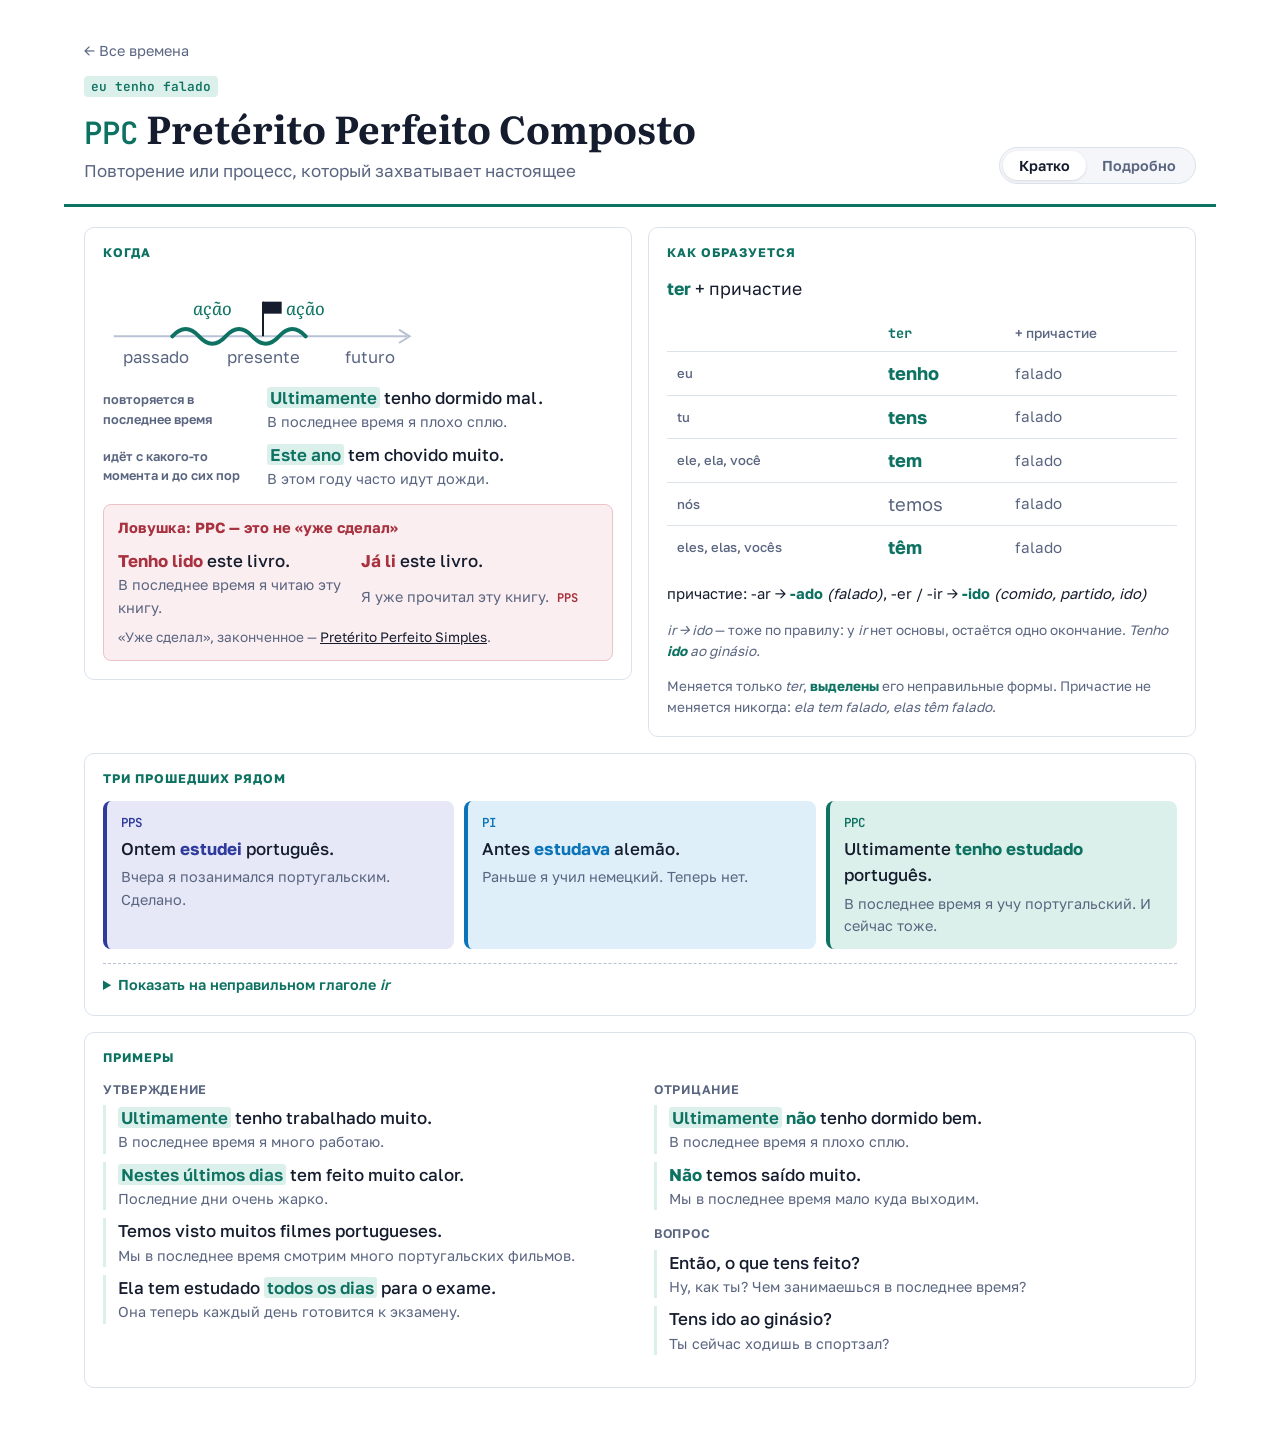
<file: ppc/index.html>
<!doctype html>
<html lang="ru">
<head>
<meta charset="utf-8">
<meta name="viewport" content="width=device-width, initial-scale=1, viewport-fit=cover">
<title>Pretérito Perfeito Composto · Времена</title>
<link rel="preconnect" href="https://fonts.googleapis.com"><link rel="preconnect" href="https://fonts.gstatic.com" crossorigin><link rel="stylesheet" href="https://fonts.googleapis.com/css2?family=Golos+Text:wght@400;500;600;700&family=Literata:ital,opsz,wght@0,7..72,500..700;1,7..72,400..500&family=JetBrains+Mono:wght@500;600&display=swap">
<link rel="stylesheet" href="../assets/style.css">
</head>
<body>
<header class="top tense-page c-ppc">
  <a class="back" href="../">← Все времена</a>
  <div class="tp-row">
    <div>
      <p class="form"><span class="abbr">eu tenho falado</span></p>
      <h1><span class="abbr-name">PPC</span>Pretérito Perfeito Composto</h1>
      <p class="tp-lead">Повторение или процесс, который захватывает настоящее</p>
    </div>
    <div class="mode" role="group" aria-label="Подробность">
    <button type="button" class="mode-btn" data-mode="short" aria-pressed="true">Кратко</button>
    <button type="button" class="mode-btn" data-mode="full" aria-pressed="false">Подробно</button>
  </div>
  </div>
</header>
<div class="c-ppc">
<main class="sheet">

  <section class="box">
    <h2 class="box-title">Когда</h2>
    <div class="sheet-timeline"><svg class="timeline" viewBox="0 0 240 72" role="img" aria-label="Волна повторений из прошлого через настоящее">
        <line class="axis" x1="8" y1="46" x2="228" y2="46"/><path class="axis" d="M222 41 L230 46 L222 51"/>
        <line class="pole" x1="120" y1="20" x2="120" y2="46"/><path class="flag" d="M120 20 h14 v9 h-14z"/>
        <path class="mark" style="stroke-width:3" d="M52 46 q10 -11 20 0 t20 0 t20 0 t20 0 t20 0"/>
        <text class="act" x="82" y="30" text-anchor="middle">ação</text>
        <text class="act" x="152" y="30" text-anchor="middle">ação</text>
        <text class="lbl" x="40" y="66" text-anchor="middle">passado</text>
        <text class="lbl" x="120" y="66" text-anchor="middle">presente</text>
        <text class="lbl" x="200" y="66" text-anchor="middle">futuro</text>
      </svg></div>
    <ul class="uses">
      <li><span class="use-k">повторяется в последнее время</span><span class="pt"><b class="mk">Ultimamente</b> tenho dormido mal.</span><span class="ru">В последнее время я плохо сплю.</span></li>
      <li><span class="use-k">идёт с какого-то момента и до сих пор</span><span class="pt"><b class="mk">Este ano</b> tem chovido muito.</span><span class="ru">В этом году часто идут дожди.</span></li>
    </ul>
    <div class="trap">
      <p class="trap-k">Ловушка: PPC — это не «уже сделал»</p>
      <div class="trap-pair">
        <p><span class="pt"><b>Tenho lido</b> este livro.</span><span class="ru">В последнее время я читаю эту книгу.</span></p>
        <p><span class="pt"><b>Já li</b> este livro.</span><span class="ru">Я уже прочитал эту книгу. <b class="tag-mono">PPS</b></span></p>
      </div>
      <p class="trap-link">«Уже сделал», законченное — <a href="../pps/">Pretérito Perfeito Simples</a>.</p>
    </div>
  </section>

  <section class="box">
    <h2 class="box-title">Как образуется</h2>
    <p class="formula-big"><b>ter</b> + причастие</p>
    <table class="conj-big irr estar">
      <thead><tr><th></th><th>ter</th><th class="rest-h">+ причастие</th></tr></thead>
      <tbody>
        <tr><th>eu</th><td><b>tenho</b></td><td class="rest">falado</td></tr>
        <tr><th>tu</th><td><b>tens</b></td><td class="rest">falado</td></tr>
        <tr><th>ele, ela, você</th><td><b>tem</b></td><td class="rest">falado</td></tr>
        <tr><th>nós</th><td>temos</td><td class="rest">falado</td></tr>
        <tr><th>eles, elas, vocês</th><td><b>têm</b></td><td class="rest">falado</td></tr>
      </tbody>
    </table>
    <p class="formula">причастие: -ar → <b>-ado</b> <i>(falado)</i>, -er / -ir → <b>-ido</b> <i>(comido, partido, ido)</i></p>
    <p class="aside"><i>ir → ido</i> — тоже по правилу: у <i>ir</i> нет основы, остаётся одно окончание. <i>Tenho <b>ido</b> ao ginásio.</i></p>
    <p class="aside">Меняется только <i>ter</i>, <b class="irr-key">выделены</b> его неправильные формы. Причастие не меняется никогда: <i>ela tem falado, elas têm falado</i>.</p>
  </section>

  <section class="box box-wide">
    <h2 class="box-title">Три прошедших рядом</h2>
    <ul class="trio">
      <li class="c-pps"><span class="trio-k">PPS</span><span class="pt">Ontem <b>estudei</b> português.</span><span class="ru">Вчера я позанимался португальским. Сделано.</span></li>
      <li class="c-pi"><span class="trio-k">PI</span><span class="pt">Antes <b>estudava</b> alemão.</span><span class="ru">Раньше я учил немецкий. Теперь нет.</span></li>
      <li class="c-ppc"><span class="trio-k">PPC</span><span class="pt">Ultimamente <b>tenho estudado</b> português.</span><span class="ru">В последнее время я учу португальский. И сейчас тоже.</span></li>
    </ul>
    <details class="more">
      <summary>Показать на неправильном глаголе <i>ir</i></summary>
      <ul class="trio">
        <li class="c-pps"><span class="trio-k">PPS</span><span class="pt">Já <b>fui</b> ao ginásio.</span><span class="ru">Я уже сходил в спортзал.</span></li>
        <li class="c-pi"><span class="trio-k">PI</span><span class="pt">Antes <b>ia</b> ao ginásio.</span><span class="ru">Раньше я ходил в спортзал.</span></li>
        <li class="c-ppc"><span class="trio-k">PPC</span><span class="pt">Ultimamente <b>tenho ido</b> ao ginásio.</span><span class="ru">В последнее время я хожу в спортзал.</span></li>
      </ul>
      <p class="aside"><i>fui</i> — неправильная форма PPS (как у <i>ser</i>), <i>ia</i> и <i>ido</i> — правильные, просто у <i>ir</i> нет основы.</p>
    </details>
  </section>

  <section class="box box-wide">
    <h2 class="box-title">Примеры</h2>
    <div class="ex-cols">
      <div>
        <p class="ex-k">Утверждение</p>
        <ul class="ex-list">
          <li><span class="pt"><b class="mk">Ultimamente</b> tenho trabalhado muito.</span><span class="ru">В последнее время я много работаю.</span></li>
          <li><span class="pt"><b class="mk">Nestes últimos dias</b> tem feito muito calor.</span><span class="ru">Последние дни очень жарко.</span></li>
          <li><span class="pt">Temos visto muitos filmes portugueses.</span><span class="ru">Мы в последнее время смотрим много португальских фильмов.</span></li>
          <li><span class="pt">Ela tem estudado <b class="mk">todos os dias</b> para o exame.</span><span class="ru">Она теперь каждый день готовится к экзамену.</span></li>
        </ul>
      </div>
      <div>
        <p class="ex-k">Отрицание</p>
        <ul class="ex-list">
          <li><span class="pt"><b class="mk">Ultimamente</b> <b>não</b> tenho dormido bem.</span><span class="ru">В последнее время я плохо сплю.</span></li>
          <li><span class="pt"><b>Não</b> temos saído muito.</span><span class="ru">Мы в последнее время мало куда выходим.</span></li>
        </ul>
        <p class="ex-k">Вопрос</p>
        <ul class="ex-list">
          <li><span class="pt">Então, o que tens feito?</span><span class="ru">Ну, как ты? Чем занимаешься в последнее время?</span></li>
          <li><span class="pt">Tens ido ao ginásio?</span><span class="ru">Ты сейчас ходишь в спортзал?</span></li>
        </ul>
      </div>
    </div>
  </section>

  <section class="box full-only">
    <h2 class="box-title">Неправильные причастия</h2>
    <p class="aside">Самые частые. Остальные строятся по правилу -ado / -ido.</p>
    <p class="chips"><span>fazer → <b>feito</b></span><span>dizer → <b>dito</b></span><span>ver → <b>visto</b></span><span>escrever → <b>escrito</b></span><span>abrir → <b>aberto</b></span><span>pôr → <b>posto</b></span><span>vir → <b>vindo</b></span></p>
    <p class="aside"><i>O que tens <b>feito</b>?</i> <i>Temos <b>visto</b> muitos filmes.</i></p>
    <p class="aside">А <i>ir → ido</i> — правильное причастие, его в этом списке нет.</p>
  </section>

  <section class="box full-only">
    <h2 class="box-title">Отрицание и вопрос</h2>
    <ul class="schema">
      <li><span class="pt">Tenho trabalhado.</span><span class="arrow">→</span><span class="pt"><b>Não</b> tenho trabalhado.</span></li>
      <li class="schema-note"><b>não</b> ставится перед <i>ter</i>, а не перед причастием</li>
      <li><span class="pt">Tens trabalhado muito?</span><span class="arrow">→</span><span class="pt">Sim, <b>tenho</b>. / Não, não <b>tenho</b>.</span></li>
      <li class="schema-note">порядок слов тот же, вопрос интонацией; в ответе повторяют <i>ter</i></li>
    </ul>
  </section>

  <section class="box box-wide full-only">
    <h2 class="box-title">PT-PT</h2>
    <ul class="ptpt">
      <li><b>Então, o que tens feito?</b> — частый вопрос при встрече, примерно «Ну, как ты, чем занимаешься?».</li>
      <li><b>Маркеры:</b> <i>ultimamente, nos últimos tempos</i> (в последнее время), <i>nestes últimos dias</i>, <i>este ano, este mês, esta semana</i>.</li>
      <li><b>Tenho estado</b> — «в последнее время я…»: <i>Tenho estado doente</i> (я болею последнее время), <i>Tenho estado muito ocupado</i> (я очень занят в последнее время).</li>
    </ul>
  </section>

</main>

</div>
<script data-keep>
  // «Кратко / Подробно»: выбор запоминается в браузере читателя
  (function () {
    var KEY = "caderno-tempos-mode";
    function set(mode) {
      document.body.classList.toggle("mode-full", mode === "full");
      document.querySelectorAll(".mode-btn").forEach(function (b) {
        b.setAttribute("aria-pressed", b.getAttribute("data-mode") === mode ? "true" : "false");
      });
      var rail = document.querySelector(".rail"), hint = document.getElementById("hint");
      if (rail && hint) hint.hidden = rail.scrollWidth <= rail.clientWidth + 2;
    }
    var saved = null;
    try { saved = localStorage.getItem(KEY); } catch (e) {}
    set(saved === "full" ? "full" : "short");
    document.addEventListener("click", function (e) {
      var b = e.target.closest(".mode-btn");
      if (!b) return;
      var m = b.getAttribute("data-mode");
      set(m);
      try { localStorage.setItem(KEY, m); } catch (e2) {}
    });
  })();
</script>

</body>
</html>
</file>
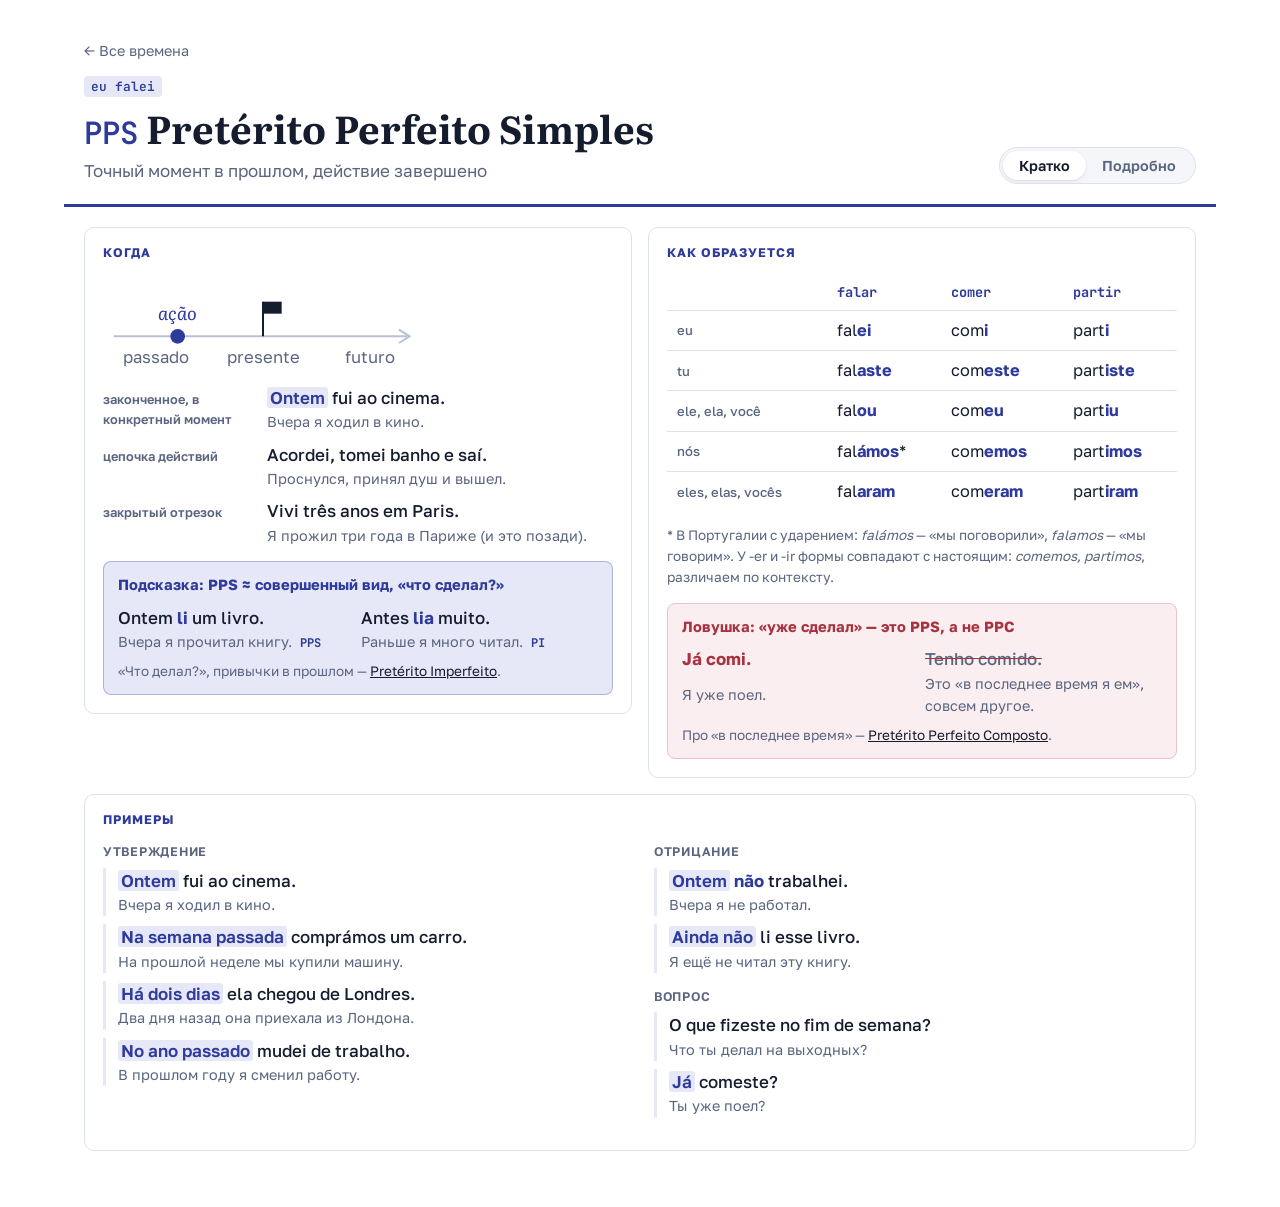
<file: pps/index.html>
<!doctype html>
<html lang="ru">
<head>
<meta charset="utf-8">
<meta name="viewport" content="width=device-width, initial-scale=1, viewport-fit=cover">
<title>Pretérito Perfeito Simples · Времена</title>
<link rel="preconnect" href="https://fonts.googleapis.com"><link rel="preconnect" href="https://fonts.gstatic.com" crossorigin><link rel="stylesheet" href="https://fonts.googleapis.com/css2?family=Golos+Text:wght@400;500;600;700&family=Literata:ital,opsz,wght@0,7..72,500..700;1,7..72,400..500&family=JetBrains+Mono:wght@500;600&display=swap">
<link rel="stylesheet" href="../assets/style.css">
</head>
<body>
<header class="top tense-page c-pps">
  <a class="back" href="../">← Все времена</a>
  <div class="tp-row">
    <div>
      <p class="form"><span class="abbr">eu falei</span></p>
      <h1><span class="abbr-name">PPS</span>Pretérito Perfeito Simples</h1>
      <p class="tp-lead">Точный момент в прошлом, действие завершено</p>
    </div>
    <div class="mode" role="group" aria-label="Подробность">
    <button type="button" class="mode-btn" data-mode="short" aria-pressed="true">Кратко</button>
    <button type="button" class="mode-btn" data-mode="full" aria-pressed="false">Подробно</button>
  </div>
  </div>
</header>
<div class="c-pps">
<main class="sheet">

  <section class="box">
    <h2 class="box-title">Когда</h2>
    <div class="sheet-timeline"><svg class="timeline" viewBox="0 0 240 72" role="img" aria-label="Одна точка в прошлом, отдельно от настоящего">
        <line class="axis" x1="8" y1="46" x2="228" y2="46"/><path class="axis" d="M222 41 L230 46 L222 51"/>
        <line class="pole" x1="120" y1="20" x2="120" y2="46"/><path class="flag" d="M120 20 h14 v9 h-14z"/>
        <circle class="dot" cx="56" cy="46" r="5.5"/>
        <text class="act" x="56" y="34" text-anchor="middle">ação</text>
        <text class="lbl" x="40" y="66" text-anchor="middle">passado</text>
        <text class="lbl" x="120" y="66" text-anchor="middle">presente</text>
        <text class="lbl" x="200" y="66" text-anchor="middle">futuro</text>
      </svg></div>
    <ul class="uses">
      <li><span class="use-k">законченное, в конкретный момент</span><span class="pt"><b class="mk">Ontem</b> fui ao cinema.</span><span class="ru">Вчера я ходил в кино.</span></li>
      <li><span class="use-k">цепочка действий</span><span class="pt">Acordei, tomei banho e saí.</span><span class="ru">Проснулся, принял душ и вышел.</span></li>
      <li><span class="use-k">закрытый отрезок</span><span class="pt">Vivi três anos em Paris.</span><span class="ru">Я прожил три года в Париже (и это позади).</span></li>
    </ul>
    <div class="tip">
      <p class="tip-k">Подсказка: PPS ≈ совершенный вид, «что сделал?»</p>
      <div class="trap-pair">
        <p><span class="pt">Ontem <b>li</b> um livro.</span><span class="ru">Вчера я прочитал книгу. <b>PPS</b></span></p>
        <p><span class="pt">Antes <b>lia</b> muito.</span><span class="ru">Раньше я много читал. <b>PI</b></span></p>
      </div>
      <p class="trap-link">«Что делал?», привычки в прошлом — <a href="../pi/">Pretérito Imperfeito</a>.</p>
    </div>
  </section>

  <section class="box">
    <h2 class="box-title">Как образуется</h2>
    <table class="conj-big">
      <thead><tr><th></th><th>falar</th><th>comer</th><th>partir</th></tr></thead>
      <tbody>
        <tr><th>eu</th><td>fal<b>ei</b></td><td>com<b>i</b></td><td>part<b>i</b></td></tr>
        <tr><th>tu</th><td>fal<b>aste</b></td><td>com<b>este</b></td><td>part<b>iste</b></td></tr>
        <tr><th>ele, ela, você</th><td>fal<b>ou</b></td><td>com<b>eu</b></td><td>part<b>iu</b></td></tr>
        <tr><th>nós</th><td>fal<b>ámos</b>*</td><td>com<b>emos</b></td><td>part<b>imos</b></td></tr>
        <tr><th>eles, elas, vocês</th><td>fal<b>aram</b></td><td>com<b>eram</b></td><td>part<b>iram</b></td></tr>
      </tbody>
    </table>
    <p class="aside">* В Португалии с ударением: <i>falámos</i> — «мы поговорили», <i>falamos</i> — «мы говорим». У -er и -ir формы совпадают с настоящим: <i>comemos, partimos</i>, различаем по контексту.</p>
    <div class="trap">
      <p class="trap-k">Ловушка: «уже сделал» — это PPS, а не PPC</p>
      <div class="trap-pair">
        <p><span class="pt"><b>Já comi.</b></span><span class="ru">Я уже поел.</span></p>
        <p><span class="pt strike">Tenho comido.</span><span class="ru">Это «в последнее время я ем», совсем другое.</span></p>
      </div>
      <p class="trap-link">Про «в последнее время» — <a href="../ppc/">Pretérito Perfeito Composto</a>.</p>
    </div>
  </section>

  <section class="box box-wide">
    <h2 class="box-title">Примеры</h2>
    <div class="ex-cols">
      <div>
        <p class="ex-k">Утверждение</p>
        <ul class="ex-list">
          <li><span class="pt"><b class="mk">Ontem</b> fui ao cinema.</span><span class="ru">Вчера я ходил в кино.</span></li>
          <li><span class="pt"><b class="mk">Na semana passada</b> comprámos um carro.</span><span class="ru">На прошлой неделе мы купили машину.</span></li>
          <li><span class="pt"><b class="mk">Há dois dias</b> ela chegou de Londres.</span><span class="ru">Два дня назад она приехала из Лондона.</span></li>
          <li><span class="pt"><b class="mk">No ano passado</b> mudei de trabalho.</span><span class="ru">В прошлом году я сменил работу.</span></li>
        </ul>
      </div>
      <div>
        <p class="ex-k">Отрицание</p>
        <ul class="ex-list">
          <li><span class="pt"><b class="mk">Ontem</b> <b>não</b> trabalhei.</span><span class="ru">Вчера я не работал.</span></li>
          <li><span class="pt"><b class="mk">Ainda não</b> li esse livro.</span><span class="ru">Я ещё не читал эту книгу.</span></li>
        </ul>
        <p class="ex-k">Вопрос</p>
        <ul class="ex-list">
          <li><span class="pt">O que fizeste no fim de semana?</span><span class="ru">Что ты делал на выходных?</span></li>
          <li><span class="pt"><b class="mk">Já</b> comeste?</span><span class="ru">Ты уже поел?</span></li>
        </ul>
      </div>
    </div>
  </section>

  <section class="box full-only">
    <h2 class="box-title">Неправильные глаголы</h2>
    <p class="ex-k">ser и ir в PPS совпадают</p>
    <p class="chips"><span><b>fui</b></span><span><b>foste</b></span><span><b>foi</b></span><span><b>fomos</b></span><span><b>foram</b></span></p>
    <p class="aside"><i>Fui ao Porto</i> — я ездил в Порту (<i>ir</i>). <i>Fui professor</i> — я был учителем (<i>ser</i>). Различаем по контексту.</p>
    <div class="irr-more">
      <p class="ex-k">Своя основа и общие окончания</p>
      <p class="aside">Для <i>tu, nós, eles</i>: основа + <b class="irr-key">-este, -emos, -eram</b>. Формы <i>eu</i> и <i>ele</i> запоминаем.</p>
      <div class="scroll-x">
        <table class="conj-big irr stems">
          <thead><tr><th></th><th>основа</th><th>eu</th><th>tu</th><th>ele</th><th>nós, eles</th></tr></thead>
          <tbody>
            <tr><th>ter</th><td><b>tiv-</b></td><td><b>tive</b></td><td class="reg">tiveste</td><td><b>teve</b></td><td class="reg">tivemos, tiveram</td></tr>
            <tr><th>estar</th><td><b>estiv-</b></td><td><b>estive</b></td><td class="reg">estiveste</td><td><b>esteve</b></td><td class="reg">estivemos, estiveram</td></tr>
            <tr><th>fazer</th><td><b>fiz-</b></td><td><b>fiz</b></td><td class="reg">fizeste</td><td><b>fez</b></td><td class="reg">fizemos, fizeram</td></tr>
            <tr><th>poder</th><td><b>pud-</b></td><td><b>pude</b></td><td class="reg">pudeste</td><td><b>pôde</b></td><td class="reg">pudemos, puderam</td></tr>
            <tr><th>saber</th><td><b>soub-</b></td><td><b>soube</b></td><td class="reg">soubeste</td><td><b>soube</b></td><td class="reg">soubemos, souberam</td></tr>
            <tr><th>querer</th><td><b>quis-</b></td><td><b>quis</b></td><td class="reg">quiseste</td><td><b>quis</b></td><td class="reg">quisemos, quiseram</td></tr>
            <tr><th>dizer</th><td><b>diss-</b></td><td><b>disse</b></td><td class="reg">disseste</td><td><b>disse</b></td><td class="reg">dissemos, disseram</td></tr>
          </tbody>
        </table>
      </div>
      <p class="ex-k">Ещё частые</p>
      <p class="chips"><span>ver → <b>vi</b>, <b>viu</b></span><span>dar → <b>dei</b>, <b>deu</b></span><span>vir → <b>vim</b>, <b>veio</b></span></p>
    </div>
  </section>

  <section class="box full-only">
    <h2 class="box-title">Написание в eu</h2>
    <p class="aside">Чтобы сохранить звук, в форме <i>eu</i> меняется буква перед <i>-ei</i>.</p>
    <p class="chips"><span>ficar → <b>fiquei</b></span><span>tocar → <b>toquei</b></span><span>chegar → <b>cheguei</b></span><span>pagar → <b>paguei</b></span><span>começar → <b>comecei</b></span></p>
    <p class="aside">-car → <b class="irr-key">-quei</b>, -gar → <b class="irr-key">-guei</b>, -çar → <b class="irr-key">-cei</b>. Остальные формы обычные: <i>ficaste, ficou</i>.</p>
    <div class="irr-more">
      <p class="ex-k">Отрицание и короткие ответы</p>
      <ul class="schema">
        <li><span class="pt">Trabalhei.</span><span class="arrow">→</span><span class="pt"><b>Não</b> trabalhei.</span></li>
        <li><span class="pt">Já comeste?</span><span class="arrow">→</span><span class="pt"><b>Já.</b> / <b>Ainda não.</b></span></li>
        <li class="schema-note">на «уже?» в Португалии часто отвечают одним словом: <i>já</i> или <i>ainda não</i></li>
      </ul>
    </div>
  </section>

  <section class="box box-wide full-only">
    <h2 class="box-title">PT-PT</h2>
    <ul class="ptpt">
      <li><b>falámos / falamos:</b> ударение в <i>-ámos</i> показывает прошедшее. Без него в прошедшем — бразильское написание.</li>
      <li><b>Маркеры:</b> <i>ontem à noite</i> (вчера вечером), <i>anteontem</i> (позавчера), <i>há pouco</i> (только что), <i>em 2020</i>.</li>
      <li><b>Ficar</b> в PPS часто значит «стать, остаться»: <i>Fiquei contente</i> (я обрадовался), <i>Ficámos em casa</i> (мы остались дома).</li>
    </ul>
  </section>

</main>

</div>
<script data-keep>
  // «Кратко / Подробно»: выбор запоминается в браузере читателя
  (function () {
    var KEY = "caderno-tempos-mode";
    function set(mode) {
      document.body.classList.toggle("mode-full", mode === "full");
      document.querySelectorAll(".mode-btn").forEach(function (b) {
        b.setAttribute("aria-pressed", b.getAttribute("data-mode") === mode ? "true" : "false");
      });
      var rail = document.querySelector(".rail"), hint = document.getElementById("hint");
      if (rail && hint) hint.hidden = rail.scrollWidth <= rail.clientWidth + 2;
    }
    var saved = null;
    try { saved = localStorage.getItem(KEY); } catch (e) {}
    set(saved === "full" ? "full" : "short");
    document.addEventListener("click", function (e) {
      var b = e.target.closest(".mode-btn");
      if (!b) return;
      var m = b.getAttribute("data-mode");
      set(m);
      try { localStorage.setItem(KEY, m); } catch (e2) {}
    });
  })();
</script>

</body>
</html>
</file>
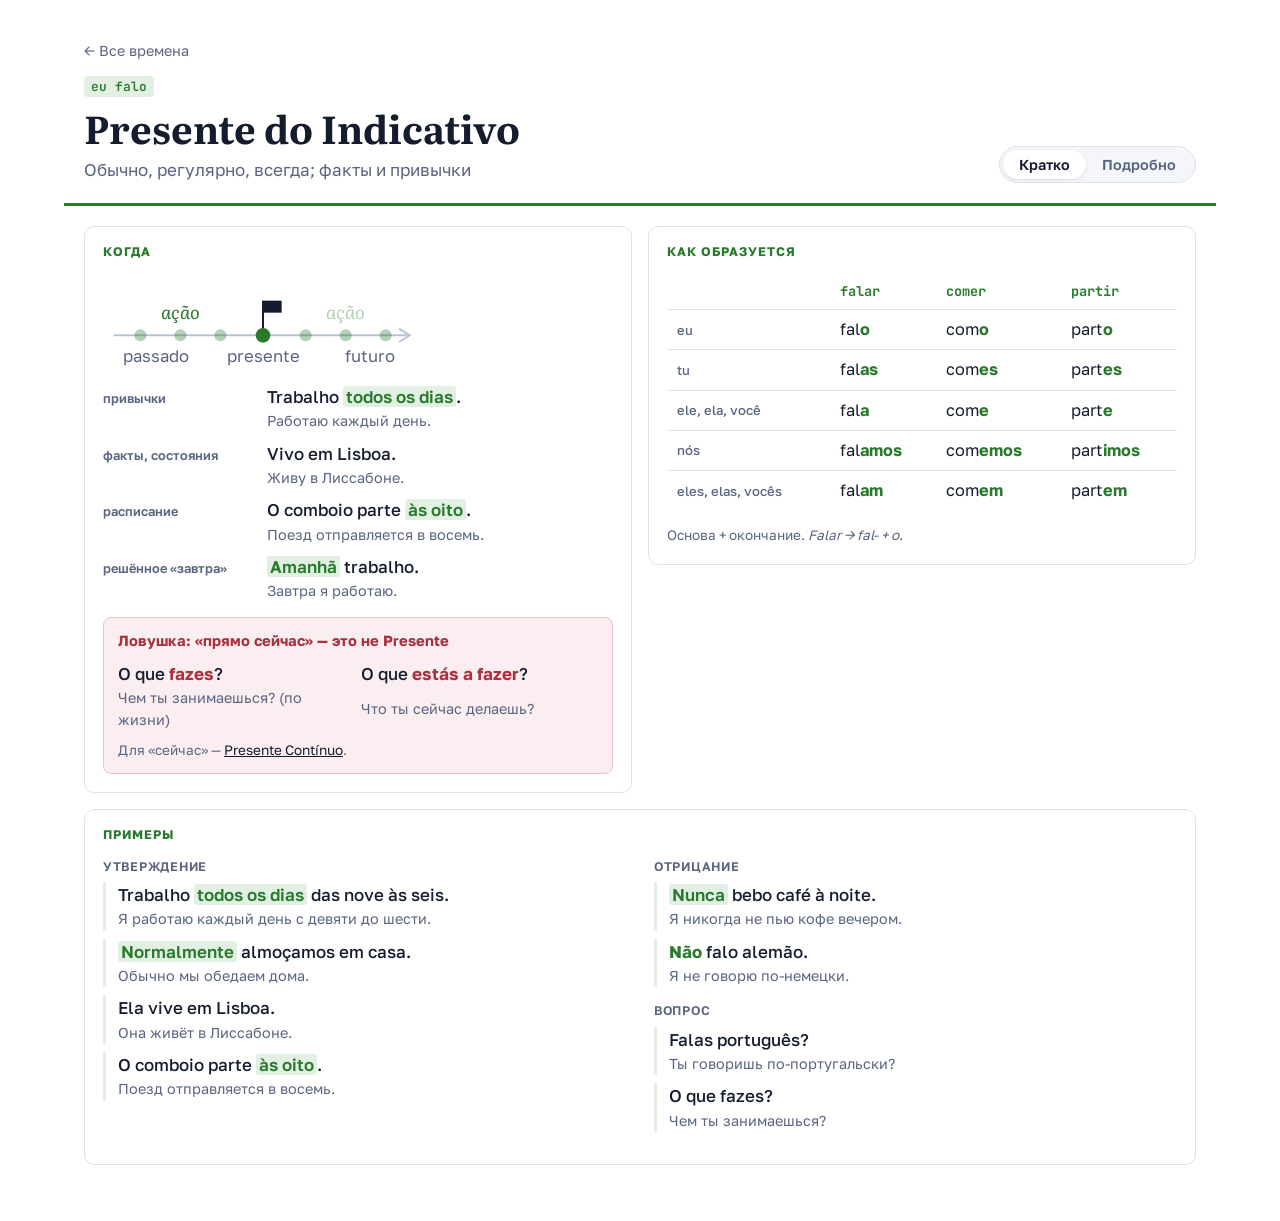
<file: presente/index.html>
<!doctype html>
<html lang="ru">
<head>
<meta charset="utf-8">
<meta name="viewport" content="width=device-width, initial-scale=1, viewport-fit=cover">
<title>Presente do Indicativo · Времена</title>
<link rel="preconnect" href="https://fonts.googleapis.com"><link rel="preconnect" href="https://fonts.gstatic.com" crossorigin><link rel="stylesheet" href="https://fonts.googleapis.com/css2?family=Golos+Text:wght@400;500;600;700&family=Literata:ital,opsz,wght@0,7..72,500..700;1,7..72,400..500&family=JetBrains+Mono:wght@500;600&display=swap">
<link rel="stylesheet" href="../assets/style.css">
</head>
<body>
<header class="top tense-page c-pres">
  <a class="back" href="../">← Все времена</a>
  <div class="tp-row">
    <div>
      <p class="form"><span class="abbr">eu falo</span></p>
      <h1>Presente do Indicativo</h1>
      <p class="tp-lead">Обычно, регулярно, всегда; факты и привычки</p>
    </div>
    <div class="mode" role="group" aria-label="Подробность">
    <button type="button" class="mode-btn" data-mode="short" aria-pressed="true">Кратко</button>
    <button type="button" class="mode-btn" data-mode="full" aria-pressed="false">Подробно</button>
  </div>
  </div>
</header>
<div class="c-pres">
<main class="sheet">

  <section class="box">
    <h2 class="box-title">Когда</h2>
    <div class="sheet-timeline"><svg class="timeline" viewBox="0 0 240 72" role="img" aria-label="Повторяющиеся точки по всей оси: в прошлом, сейчас и в будущем">
      <line class="axis" x1="8" y1="46" x2="228" y2="46"/><path class="axis" d="M222 41 L230 46 L222 51"/>
      <circle class="dot ghost" cx="28" cy="46" r="4.5"/>
      <circle class="dot ghost" cx="58" cy="46" r="4.5"/>
      <circle class="dot ghost" cx="88" cy="46" r="4.5"/>
      <circle class="dot ghost" cx="152" cy="46" r="4.5"/>
      <circle class="dot ghost" cx="182" cy="46" r="4.5"/>
      <circle class="dot ghost" cx="212" cy="46" r="4.5"/>
      <line class="pole" x1="120" y1="20" x2="120" y2="46"/><path class="flag" d="M120 20 h14 v9 h-14z"/>
      <circle class="dot" cx="120" cy="46" r="5.5"/>
      <text class="act" x="58" y="34" text-anchor="middle">ação</text>
      <text class="act ghost" x="182" y="34" text-anchor="middle">ação</text>
      <text class="lbl" x="40" y="66" text-anchor="middle">passado</text>
      <text class="lbl" x="120" y="66" text-anchor="middle">presente</text>
      <text class="lbl" x="200" y="66" text-anchor="middle">futuro</text>
    </svg></div>
    <ul class="uses">
      <li><span class="use-k">привычки</span><span class="pt">Trabalho <b class="mk">todos os dias</b>.</span><span class="ru">Работаю каждый день.</span></li>
      <li><span class="use-k">факты, состояния</span><span class="pt">Vivo em Lisboa.</span><span class="ru">Живу в Лиссабоне.</span></li>
      <li><span class="use-k">расписание</span><span class="pt">O comboio parte <b class="mk">às oito</b>.</span><span class="ru">Поезд отправляется в восемь.</span></li>
      <li><span class="use-k">решённое «завтра»</span><span class="pt"><b class="mk">Amanhã</b> trabalho.</span><span class="ru">Завтра я работаю.</span></li>
    </ul>
    <div class="trap">
      <p class="trap-k">Ловушка: «прямо сейчас» — это не Presente</p>
      <div class="trap-pair">
        <p><span class="pt">O que <b>fazes</b>?</span><span class="ru">Чем ты занимаешься? (по жизни)</span></p>
        <p><span class="pt">O que <b>estás a fazer</b>?</span><span class="ru">Что ты сейчас делаешь?</span></p>
      </div>
      <p class="trap-link">Для «сейчас» — <a href="../continuo/">Presente Contínuo</a>.</p>
    </div>
  </section>

  <section class="box">
    <h2 class="box-title">Как образуется</h2>
    <table class="conj-big">
      <thead><tr><th></th><th>falar</th><th>comer</th><th>partir</th></tr></thead>
      <tbody>
        <tr><th>eu</th><td>fal<b>o</b></td><td>com<b>o</b></td><td>part<b>o</b></td></tr>
        <tr><th>tu</th><td>fal<b>as</b></td><td>com<b>es</b></td><td>part<b>es</b></td></tr>
        <tr><th>ele, ela, você</th><td>fal<b>a</b></td><td>com<b>e</b></td><td>part<b>e</b></td></tr>
        <tr><th>nós</th><td>fal<b>amos</b></td><td>com<b>emos</b></td><td>part<b>imos</b></td></tr>
        <tr><th>eles, elas, vocês</th><td>fal<b>am</b></td><td>com<b>em</b></td><td>part<b>em</b></td></tr>
      </tbody>
    </table>
    <p class="aside">Основа + окончание. <i>Falar → fal- + o.</i></p>
  </section>

  <section class="box box-wide">
    <h2 class="box-title">Примеры</h2>
    <div class="ex-cols">
      <div>
        <p class="ex-k">Утверждение</p>
        <ul class="ex-list">
          <li><span class="pt">Trabalho <b class="mk">todos os dias</b> das nove às seis.</span><span class="ru">Я работаю каждый день с девяти до шести.</span></li>
          <li><span class="pt"><b class="mk">Normalmente</b> almoçamos em casa.</span><span class="ru">Обычно мы обедаем дома.</span></li>
          <li><span class="pt">Ela vive em Lisboa.</span><span class="ru">Она живёт в Лиссабоне.</span></li>
          <li><span class="pt">O comboio parte <b class="mk">às oito</b>.</span><span class="ru">Поезд отправляется в восемь.</span></li>
        </ul>
      </div>
      <div>
        <p class="ex-k">Отрицание</p>
        <ul class="ex-list">
          <li><span class="pt"><b class="mk">Nunca</b> bebo café à noite.</span><span class="ru">Я никогда не пью кофе вечером.</span></li>
          <li><span class="pt"><b>Não</b> falo alemão.</span><span class="ru">Я не говорю по-немецки.</span></li>
        </ul>
        <p class="ex-k">Вопрос</p>
        <ul class="ex-list">
          <li><span class="pt">Falas português?</span><span class="ru">Ты говоришь по-португальски?</span></li>
          <li><span class="pt">O que fazes?</span><span class="ru">Чем ты занимаешься?</span></li>
        </ul>
      </div>
    </div>
  </section>

  <section class="box full-only">
    <h2 class="box-title">Неправильные глаголы</h2>
    <p class="aside">Эти шесть неправильны во многих формах. <b class="irr-key">Выделены</b> те, что отличаются от обычной таблицы, остальные строятся как обычно.</p>
    <div class="scroll-x">
      <table class="conj-big irr">
        <thead><tr><th></th><th>ser</th><th>estar</th><th>ter</th><th>ir</th><th>fazer</th><th>ver</th></tr></thead>
        <tbody>
          <tr><th>eu</th><td><b>sou</b></td><td><b>estou</b></td><td><b>tenho</b></td><td><b>vou</b></td><td><b>faço</b></td><td><b>vejo</b></td></tr>
          <tr><th>tu</th><td><b>és</b></td><td><b>estás</b></td><td><b>tens</b></td><td><b>vais</b></td><td>fazes</td><td><b>vês</b></td></tr>
          <tr><th>ele</th><td><b>é</b></td><td><b>está</b></td><td><b>tem</b></td><td><b>vai</b></td><td><b>faz</b></td><td><b>vê</b></td></tr>
          <tr><th>nós</th><td><b>somos</b></td><td>estamos</td><td>temos</td><td><b>vamos</b></td><td>fazemos</td><td>vemos</td></tr>
          <tr><th>eles</th><td><b>são</b></td><td><b>estão</b></td><td><b>têm</b></td><td><b>vão</b></td><td>fazem</td><td><b>veem</b></td></tr>
        </tbody>
      </table>
    </div>
    <div class="irr-more">
    <p class="ex-k">У этих глаголов неправильна только форма eu</p>
    <p class="chips"><span>poder → <b>posso</b></span><span>saber → <b>sei</b></span><span>ouvir → <b>ouço</b></span><span>pedir → <b>peço</b></span><span>dormir → <b>durmo</b></span><span>perder → <b>perco</b></span></p>
    <p class="aside">Остальные формы по обычной таблице: <i><b>sei</b>, sabes, sabe, sabemos, sabem</i>.</p>
    <p class="ex-k">А здесь в eu меняется только написание</p>
    <p class="chips"><span>conhecer → <b>conheço</b></span><span>seguir → <b>sigo</b></span><span>proteger → <b>protejo</b></span></p>
    </div>
  </section>

  <section class="box full-only">
    <h2 class="box-title">Отрицание и вопрос</h2>
    <ul class="schema">
      <li><span class="pt">Eu falo português.</span><span class="arrow">→</span><span class="pt">Eu <b>não</b> falo português.</span></li>
      <li class="schema-note"><b>não</b> всегда прямо перед глаголом</li>
      <li><span class="pt">Falas português?</span><span class="arrow">→</span><span class="pt">Sim, <b>falo</b>. / Não, não <b>falo</b>.</span></li>
      <li class="schema-note">порядок слов тот же, вопрос — интонацией; отвечают, повторяя глагол</li>
      <li><span class="pt">Onde <b>é que</b> vives?</span><span class="arrow"></span><span class="ru">Где ты живёшь? С <i>é que</i> вопрос звучит разговорнее.</span></li>
    </ul>
  </section>

  <section class="box box-wide full-only">
    <h2 class="box-title">PT-PT</h2>
    <ul class="ptpt">
      <li><b>Местоимение обычно опускают:</b> <i>Falo português</i>. Окончание и так показывает, кто говорит.</li>
      <li><b>Tu</b> — с друзьями и ровесниками. К незнакомым чаще не <i>você</i>, а <i>o senhor / a senhora</i> или по имени: <i>A senhora quer café?</i> Глагол при этом в форме <i>ele</i>.</li>
      <li><b>На слух:</b> безударные гласные проглатываются, а конечное <b>-s</b> звучит как «ш»: <i>falas</i> ≈ «фа́лаш», <i>falamos</i> ≈ «фла́муш».</li>
    </ul>
  </section>

</main>

</div>
<script data-keep>
  // «Кратко / Подробно»: выбор запоминается в браузере читателя
  (function () {
    var KEY = "caderno-tempos-mode";
    function set(mode) {
      document.body.classList.toggle("mode-full", mode === "full");
      document.querySelectorAll(".mode-btn").forEach(function (b) {
        b.setAttribute("aria-pressed", b.getAttribute("data-mode") === mode ? "true" : "false");
      });
      var rail = document.querySelector(".rail"), hint = document.getElementById("hint");
      if (rail && hint) hint.hidden = rail.scrollWidth <= rail.clientWidth + 2;
    }
    var saved = null;
    try { saved = localStorage.getItem(KEY); } catch (e) {}
    set(saved === "full" ? "full" : "short");
    document.addEventListener("click", function (e) {
      var b = e.target.closest(".mode-btn");
      if (!b) return;
      var m = b.getAttribute("data-mode");
      set(m);
      try { localStorage.setItem(KEY, m); } catch (e2) {}
    });
  })();
</script>

</body>
</html>
</file>
<file: assets/style.css>
/* Caderno, наглядная версия. Пока только светлая тема.
   Цвет = время: прошлое синее, настоящее зелёное, будущее оранжевое. */
:root {
  --bg: #FFFFFF;
  --band: #F4F6FA;
  --surface: #FFFFFF;
  --ink: #141C2E;
  --muted: #5A6580;
  --line: #DCE2EC;
  --line-strong: #B8C2D4;
  --f-display: "Literata", Georgia, "Times New Roman", serif;
  --f-body: "Golos Text", "Segoe UI", Roboto, Arial, sans-serif;
  --f-mono: "JetBrains Mono", ui-monospace, Menlo, Consolas, monospace;
  --radius: 10px;
  /* карточки делят ширину экрана на шесть, но не уже 13rem и не шире 19rem */
  --card-w: clamp(13rem, calc((100vw - 175px) / 6), 19rem);
  color-scheme: light;
}
.c-pps  { --t: #2E3A9C; --t-soft: #E6E8F7; }
.c-pi   { --t: #0B74B8; --t-soft: #DEEFFA; }
.c-ppc  { --t: #0E7262; --t-soft: #DCF0EB; }
.c-pres { --t: #2A7A2E; --t-soft: #E2F0E3; }
.c-cont { --t: #5A7A12; --t-soft: #EDF1DC; }
.c-fut  { --t: #B84A14; --t-soft: #FBE7DA; }

* { box-sizing: border-box; }
html { -webkit-text-size-adjust: 100%; }
body { margin: 0; background: var(--bg); color: var(--ink); font-family: var(--f-body); font-size: 17px; line-height: 1.55; }
h1, h2, h3 { margin: 0; line-height: 1.2; text-wrap: balance; }
p { margin: 0; }
a { color: inherit; }
:focus-visible { outline: 2px solid var(--ink); outline-offset: 3px; }

/* ---------- шапка страницы ---------- */
.top {
  max-width: 72rem; margin: 0 auto; text-align: center;
  padding-block: 40px 20px;
  padding-left: max(20px, env(safe-area-inset-left, 0px));
  padding-right: max(20px, env(safe-area-inset-right, 0px));
}
.top h1 { font-family: var(--f-display); font-size: clamp(1.8rem, 4vw, 2.4rem); }
.lead { margin: 8px auto 0; color: var(--muted); max-width: 38rem; }

/* ---------- лента карточек ---------- */
.rail-wrap { padding-bottom: 8px; }
.rail {
  display: flex; gap: 12px; align-items: stretch;
  overflow-x: auto; scroll-snap-type: x proximity; scroll-padding-inline: 20px;
  padding-block: 4px 18px;
  padding-left: max(20px, env(safe-area-inset-left, 0px));
  padding-right: max(20px, env(safe-area-inset-right, 0px));
}
.rail:focus-visible { outline-offset: -2px; }
/* когда всё помещается, лента стоит по центру; когда нет — листается от левого края */
.rail > .group:first-child { margin-left: auto; }
.rail > .group:last-child { margin-right: auto; }
@media (max-width: 600px) { :root { --card-w: 78vw; } }
.group { flex: none; display: flex; flex-direction: column; gap: 10px; background: var(--band); border-radius: 14px; padding: 10px; }
.group-title { font-family: var(--f-body); font-size: 0.78rem; font-weight: 600; text-transform: uppercase; letter-spacing: 0.08em; color: var(--muted); padding-left: 4px; }
.group-cards { flex: 1; display: flex; gap: 10px; align-items: stretch; }

.tense {
  flex: none; width: var(--card-w); scroll-snap-align: start;
  display: flex; flex-direction: column; gap: 12px;
  background: var(--surface); border: 1px solid var(--line); border-top: 3px solid var(--t);
  border-radius: var(--radius); padding: 16px; text-decoration: none; color: var(--ink);
  transition: transform 0.15s, box-shadow 0.15s, border-color 0.15s;
}
.tense:hover { transform: translateY(-2px); box-shadow: 0 6px 18px rgba(20, 28, 46, 0.08); border-color: color-mix(in srgb, var(--t) 45%, var(--line)); border-top-color: var(--t); }
@media (prefers-reduced-motion: reduce) { .tense { transition: none; } .tense:hover { transform: none; } }
.tense h3 { font-family: var(--f-display); font-size: 1.05rem; min-height: 2.4em; }
@media (max-width: 600px) { .tense h3 { min-height: 0; } }
.tense .meaning { font-weight: 500; }
.tense-go { margin-top: auto; font-size: 0.85rem; font-weight: 600; color: var(--t); }

.abbr { font-family: var(--f-mono); font-weight: 600; font-size: 0.8rem; color: var(--t); background: var(--t-soft); padding: 2px 7px; border-radius: 4px; white-space: nowrap; }
.abbr-name { font-family: var(--f-mono); font-size: 0.8em; font-weight: 600; color: var(--t); margin-right: 8px; }
.markers { display: flex; flex-wrap: wrap; gap: 6px; }
.marker { font-family: var(--f-display); font-style: italic; font-size: 0.92rem; background: var(--t-soft); padding: 2px 8px; border-radius: 4px; }

.timeline { width: 100%; height: auto; display: block; }
.timeline .axis { stroke: var(--line-strong); stroke-width: 1.5; fill: none; }
.timeline .lbl { fill: var(--muted); font-family: var(--f-body); font-size: 12.5px; }
.timeline .act { fill: var(--t); font-family: var(--f-display); font-style: italic; font-size: 13.5px; }
.timeline .mark { stroke: var(--t); fill: none; stroke-width: 4; stroke-linecap: round; }
.timeline .mark.tick { stroke-width: 2.5; }
.timeline .mark.dash { stroke-width: 2.5; stroke-dasharray: 4 4; stroke-linecap: butt; }
.timeline .mark.arrow { stroke-width: 2.5; stroke-linejoin: round; }
.timeline .dot { fill: var(--t); }
.timeline .ghost { opacity: 0.35; }
.timeline .pole { stroke: var(--ink); stroke-width: 1.5; }
.timeline .flag { fill: var(--ink); }

.hint { text-align: center; font-size: 0.8rem; color: var(--muted); padding-right: max(20px, env(safe-area-inset-right, 0px)); }

/* ---------- страница времени (пока пустая) ---------- */
.tense-page { border-bottom: 3px solid var(--t); display: grid; gap: 10px; text-align: left; }
.tense-page .back { font-size: 0.9rem; color: var(--muted); text-decoration: none; }
.tense-page .back:hover { color: var(--ink); }
.empty {
  max-width: 72rem; margin: 0 auto; padding-block: 32px;
  padding-left: max(20px, env(safe-area-inset-left, 0px));
  padding-right: max(20px, env(safe-area-inset-right, 0px));
  color: var(--muted);
}

/* ---------- Кратко / Подробно ---------- */
.mode { display: inline-flex; margin-top: 16px; padding: 3px; background: var(--band); border: 1px solid var(--line); border-radius: 999px; }
.mode-btn { font: 600 0.9rem var(--f-body); color: var(--muted); background: transparent; border: 0; border-radius: 999px; padding: 6px 16px; cursor: pointer; }
.mode-btn[aria-pressed="true"] { background: var(--surface); color: var(--ink); box-shadow: 0 1px 3px rgba(20, 28, 46, 0.12); }
.full-only { display: none; }
.mode-full .full-only { display: revert; }
.mode-full .marker.full-only { display: inline-block; }
.mode-full .formation.full-only { display: grid; }
.pron-note { margin-top: 10px; font-size: 0.85rem; color: var(--muted); }

.formation { gap: 6px; padding-block: 10px; border-block: 1px dashed var(--line-strong); }
.form-title { font-size: 0.72rem; font-weight: 600; text-transform: uppercase; letter-spacing: 0.08em; color: var(--muted); }
.formula { font-size: 0.92rem; }
.formula b { color: var(--t); }
.conj-mini { border-collapse: collapse; width: 100%; font-family: var(--f-mono); font-size: 0.78rem; font-variant-numeric: tabular-nums; }
.conj-mini th, .conj-mini td { padding: 3px 4px; text-align: left; border-bottom: 1px solid var(--line); white-space: nowrap; }
.conj-mini tr:last-child th, .conj-mini tr:last-child td { border-bottom: 0; }
.conj-mini thead th { color: var(--t); font-weight: 600; }
.conj-mini tbody th { font-family: var(--f-body); font-weight: 500; color: var(--muted); font-size: 0.8rem; width: 1%; padding-right: 8px; }
.conj-mini td { color: var(--t); font-weight: 600; }
.conj-mini.aux td { color: var(--ink); font-weight: 500; }
.conj-mini.aux td b { color: var(--t); font-weight: 600; }
.form-note { font-size: 0.78rem; color: var(--muted); line-height: 1.4; }

/* ---------- лист-конспект времени ---------- */
.tp-row { display: flex; flex-wrap: wrap; align-items: flex-end; justify-content: space-between; gap: 12px 24px; }
.tp-row .mode { margin-top: 0; }
.tp-lead { margin-top: 6px; color: var(--muted); }
.tense-page .form { margin-bottom: 6px; }
.sheet {
  max-width: 72rem; margin: 0 auto; padding-block: 20px 56px;
  padding-left: max(20px, env(safe-area-inset-left, 0px));
  padding-right: max(20px, env(safe-area-inset-right, 0px));
  display: grid; gap: 16px; align-items: start;
}
@media (min-width: 900px) { .sheet { grid-template-columns: repeat(2, minmax(0, 1fr)); } .box-wide { grid-column: 1 / -1; } }
.box { min-width: 0; border: 1px solid var(--line); border-radius: var(--radius); padding: 18px; display: grid; gap: 14px; }
.box.full-only { display: none; }
.mode-full .box.full-only { display: grid; }
.box-title { font-family: var(--f-body); font-size: 0.78rem; font-weight: 700; text-transform: uppercase; letter-spacing: 0.08em; color: var(--t); }
.sheet .pt { font-weight: 500; }
.sheet .ru { color: var(--muted); font-size: 0.9rem; }
.mk { color: var(--t); background: var(--t-soft); border-radius: 3px; padding: 0 3px; font-weight: 600; }
.sheet-timeline { max-width: 20rem; }

.uses { list-style: none; margin: 0; padding: 0; display: grid; gap: 8px; }
.uses li { display: grid; grid-template-columns: 9.5rem minmax(0, 1fr); column-gap: 12px; align-items: baseline; }
.uses .use-k { grid-row: span 2; font-size: 0.8rem; font-weight: 600; color: var(--muted); }
@media (max-width: 520px) { .uses li { grid-template-columns: minmax(0, 1fr); } .uses .use-k { grid-row: auto; } }

.trap { border: 1px solid #E9C3C8; background: #FBEEF0; border-radius: 8px; padding: 12px 14px; display: grid; gap: 8px; }
.trap-k { font-weight: 700; color: #A8323F; font-size: 0.92rem; }
.trap-pair { display: grid; gap: 6px; }
@media (min-width: 520px) { .trap-pair { grid-template-columns: 1fr 1fr; } }
.trap-pair p { display: grid; }
.trap-pair b { color: #A8323F; }
.trap-link { font-size: 0.85rem; color: var(--muted); }
.trap-link a { color: var(--ink); }

.conj-big { border-collapse: collapse; width: 100%; font-variant-numeric: tabular-nums; }
.conj-big th, .conj-big td { padding: 7px 10px; text-align: left; border-bottom: 1px solid var(--line); white-space: nowrap; }
.conj-big tbody tr:last-child th, .conj-big tbody tr:last-child td { border-bottom: 0; }
.conj-big thead th { font-family: var(--f-mono); font-size: 0.85rem; color: var(--t); }
.conj-big tbody th { font-size: 0.82rem; font-weight: 500; color: var(--muted); }
.conj-big tbody th { white-space: normal; }
@media (max-width: 520px) { .conj-big th, .conj-big td { padding: 6px 6px; } .box { padding: 14px; } }
.conj-big td { font-size: 1.02rem; }
.conj-big td b { color: var(--t); }
.conj-big.irr td { font-weight: 400; color: var(--muted); font-size: 0.95rem; }
.conj-big.irr td b, .irr-key { font-weight: 700; color: var(--t); }
.scroll-x { overflow-x: auto; }
.aside { font-size: 0.85rem; color: var(--muted); }

.ex-cols { display: grid; gap: 16px; }
@media (min-width: 760px) { .ex-cols { grid-template-columns: 1fr 1fr; gap: 28px; } }
.ex-k { font-size: 0.78rem; font-weight: 600; color: var(--muted); text-transform: uppercase; letter-spacing: 0.06em; margin-bottom: 6px; }
.ex-list { list-style: none; margin: 0 0 14px; padding: 0; display: grid; gap: 8px; }
.ex-list li { display: grid; padding-left: 12px; border-left: 3px solid var(--t-soft); }
.ex-list b:not(.mk) { color: var(--t); }

.chips { display: flex; flex-wrap: wrap; gap: 6px; margin-bottom: 4px; }
.chips span { font-size: 0.9rem; background: var(--band); border-radius: 4px; padding: 2px 8px; }
.chips b { color: var(--t); }

.schema { list-style: none; margin: 0; padding: 0; display: grid; gap: 4px; }
.schema li { display: flex; flex-wrap: wrap; gap: 4px 10px; align-items: baseline; }
.schema .arrow { color: var(--t); font-weight: 700; }
.schema b { color: var(--t); }
.schema li.schema-note { display: block; font-size: 0.82rem; color: var(--muted); margin-bottom: 8px; }

.ptpt { margin: 0; padding-left: 1.1em; display: grid; gap: 8px; }
.ptpt b { color: var(--ink); }

.irr-more { display: grid; gap: 6px; padding-top: 12px; border-top: 1px dashed var(--line-strong); }
.aside i b { color: var(--t); }

.formula-big { font-size: 1.1rem; }
.formula-big b { color: var(--t); }
.conj-big td.rest { color: var(--ink); font-weight: 500; }
.strike { text-decoration: line-through; text-decoration-color: #A8323F; color: var(--muted); }

.conj-big.estar td:nth-child(2) { font-size: 1.15rem; }
.conj-big.estar td.rest { color: var(--muted); font-weight: 400; }
.conj-big thead th.rest-h { font-family: var(--f-body); color: var(--muted); font-weight: 500; }

.tip { border: 1px solid color-mix(in srgb, var(--t) 30%, transparent); background: var(--t-soft); border-radius: 8px; padding: 12px 14px; display: grid; gap: 8px; }
.tip-k { font-weight: 700; color: var(--t); font-size: 0.92rem; }
.tip .trap-pair b { color: var(--t); }
.tip .ru b { font-family: var(--f-mono); font-size: 0.75rem; margin-left: 4px; }
.conj-big.stems td.reg { font-size: 0.85rem; color: var(--muted); font-weight: 400; }
.conj-big.stems td:last-child { white-space: normal; }
.conj-big.stems tbody th { font-family: var(--f-body); color: var(--ink); font-weight: 600; font-size: 0.9rem; }

/* фон и событие (PI + PPS) */
.bg-ev { display: grid; gap: 16px; align-items: center; }
@media (min-width: 760px) { .bg-ev { grid-template-columns: minmax(0, 18rem) minmax(0, 1fr); gap: 32px; } }
.bg-ev-svg .seg-pi { stroke: #0B74B8; stroke-width: 6; stroke-linecap: round; }
.bg-ev-svg .dot-pps { fill: #2E3A9C; stroke: var(--surface); stroke-width: 2; }
.bg-ev-svg .lbl-pi { fill: #0B74B8; font-family: var(--f-body); font-size: 12px; font-weight: 600; }
.bg-ev-svg .lbl-pps { fill: #2E3A9C; font-family: var(--f-body); font-size: 12px; font-weight: 600; }
.bg-ev-list { margin: 0; }
.bg-ev-list b.pi { color: #0B74B8; }
.bg-ev-list b.pps { color: #2E3A9C; text-decoration: underline; text-underline-offset: 3px; }

/* три прошедших рядом */
.trio { list-style: none; margin: 0; padding: 0; display: grid; gap: 10px; }
@media (min-width: 760px) { .trio { grid-template-columns: repeat(3, minmax(0, 1fr)); } }
.trio li { display: grid; gap: 4px; align-content: start; padding: 12px 14px; border-radius: 8px; background: var(--t-soft); border-left: 4px solid var(--t); }
.trio-k { font-family: var(--f-mono); font-size: 0.78rem; font-weight: 600; color: var(--t); }
.trio .pt b { color: var(--t); }
.tag-mono { font-family: var(--f-mono); font-size: 0.75rem; margin-left: 4px; color: var(--t); }

details.more { border-top: 1px dashed var(--line-strong); padding-top: 10px; }
details.more summary { cursor: pointer; font-size: 0.9rem; font-weight: 600; color: var(--t); width: fit-content; }
details.more[open] summary { margin-bottom: 10px; }
details.more > .aside { margin-top: 8px; }
</file>
